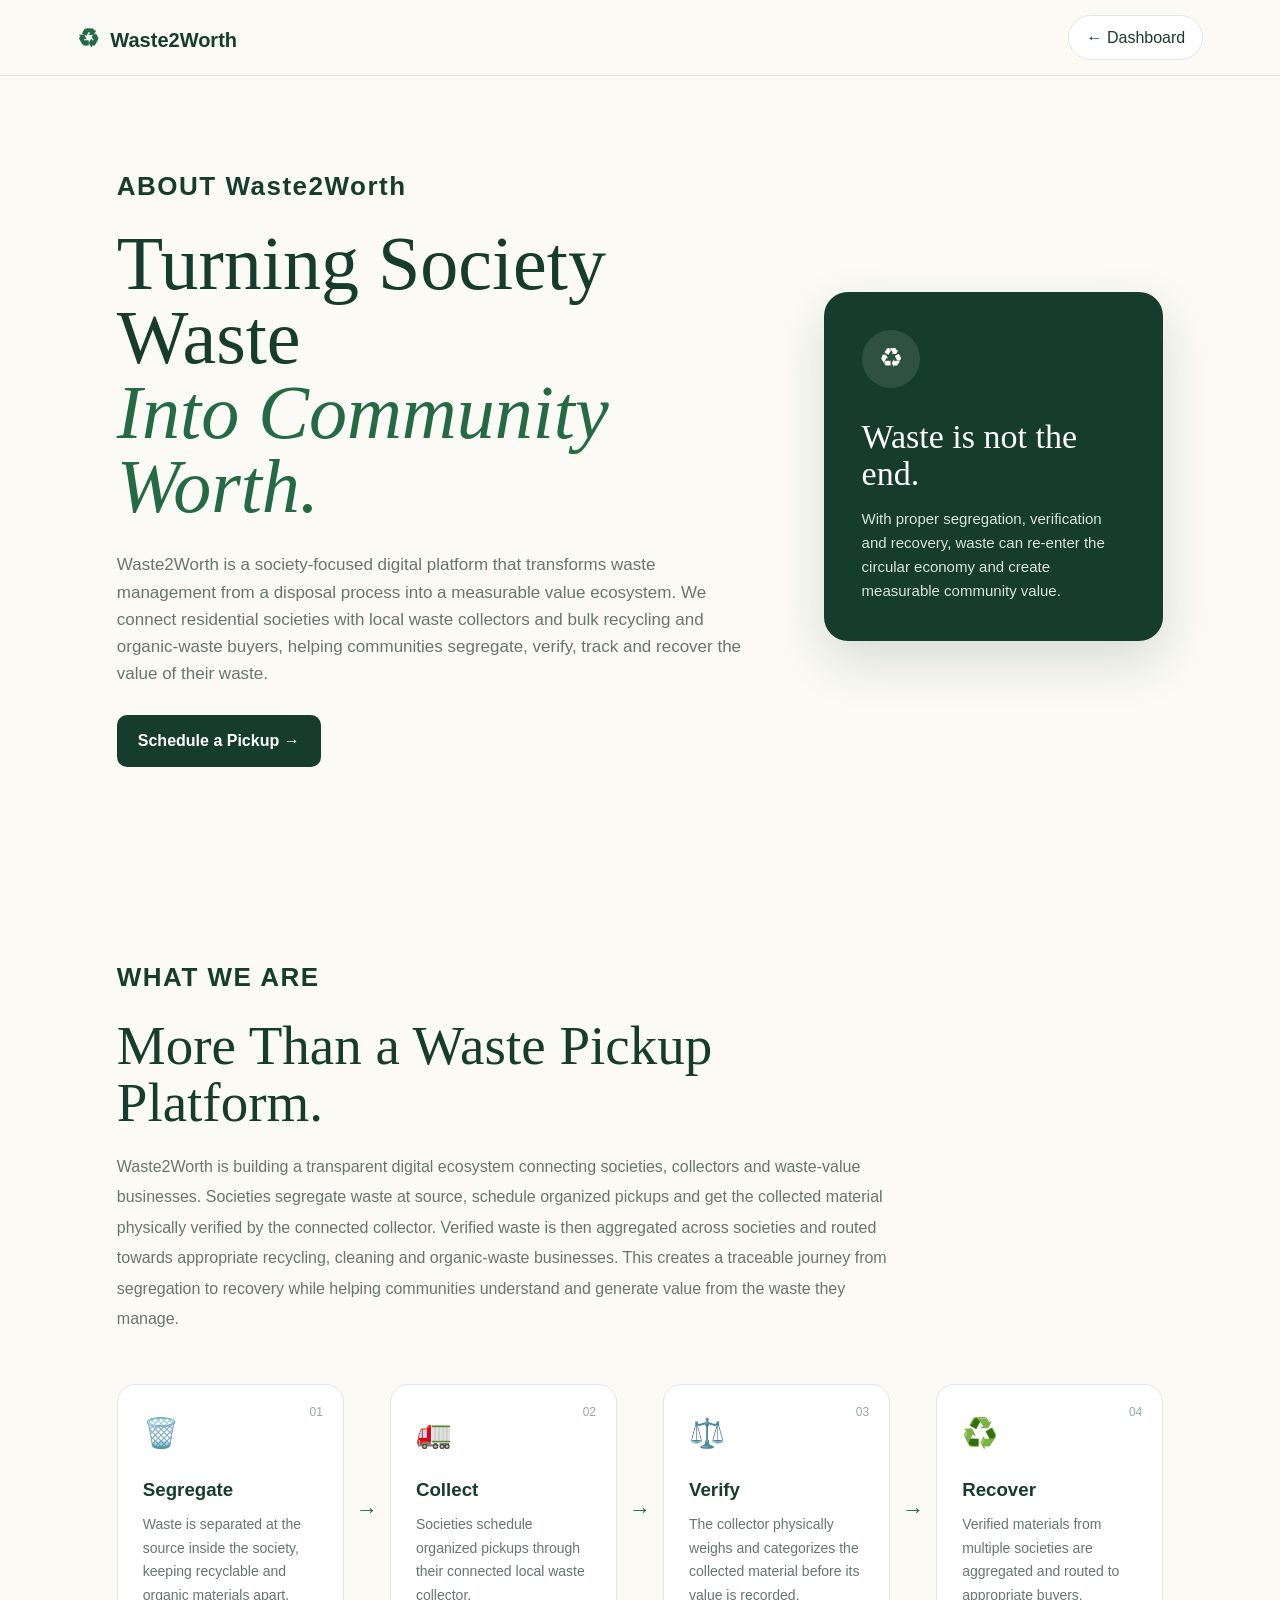
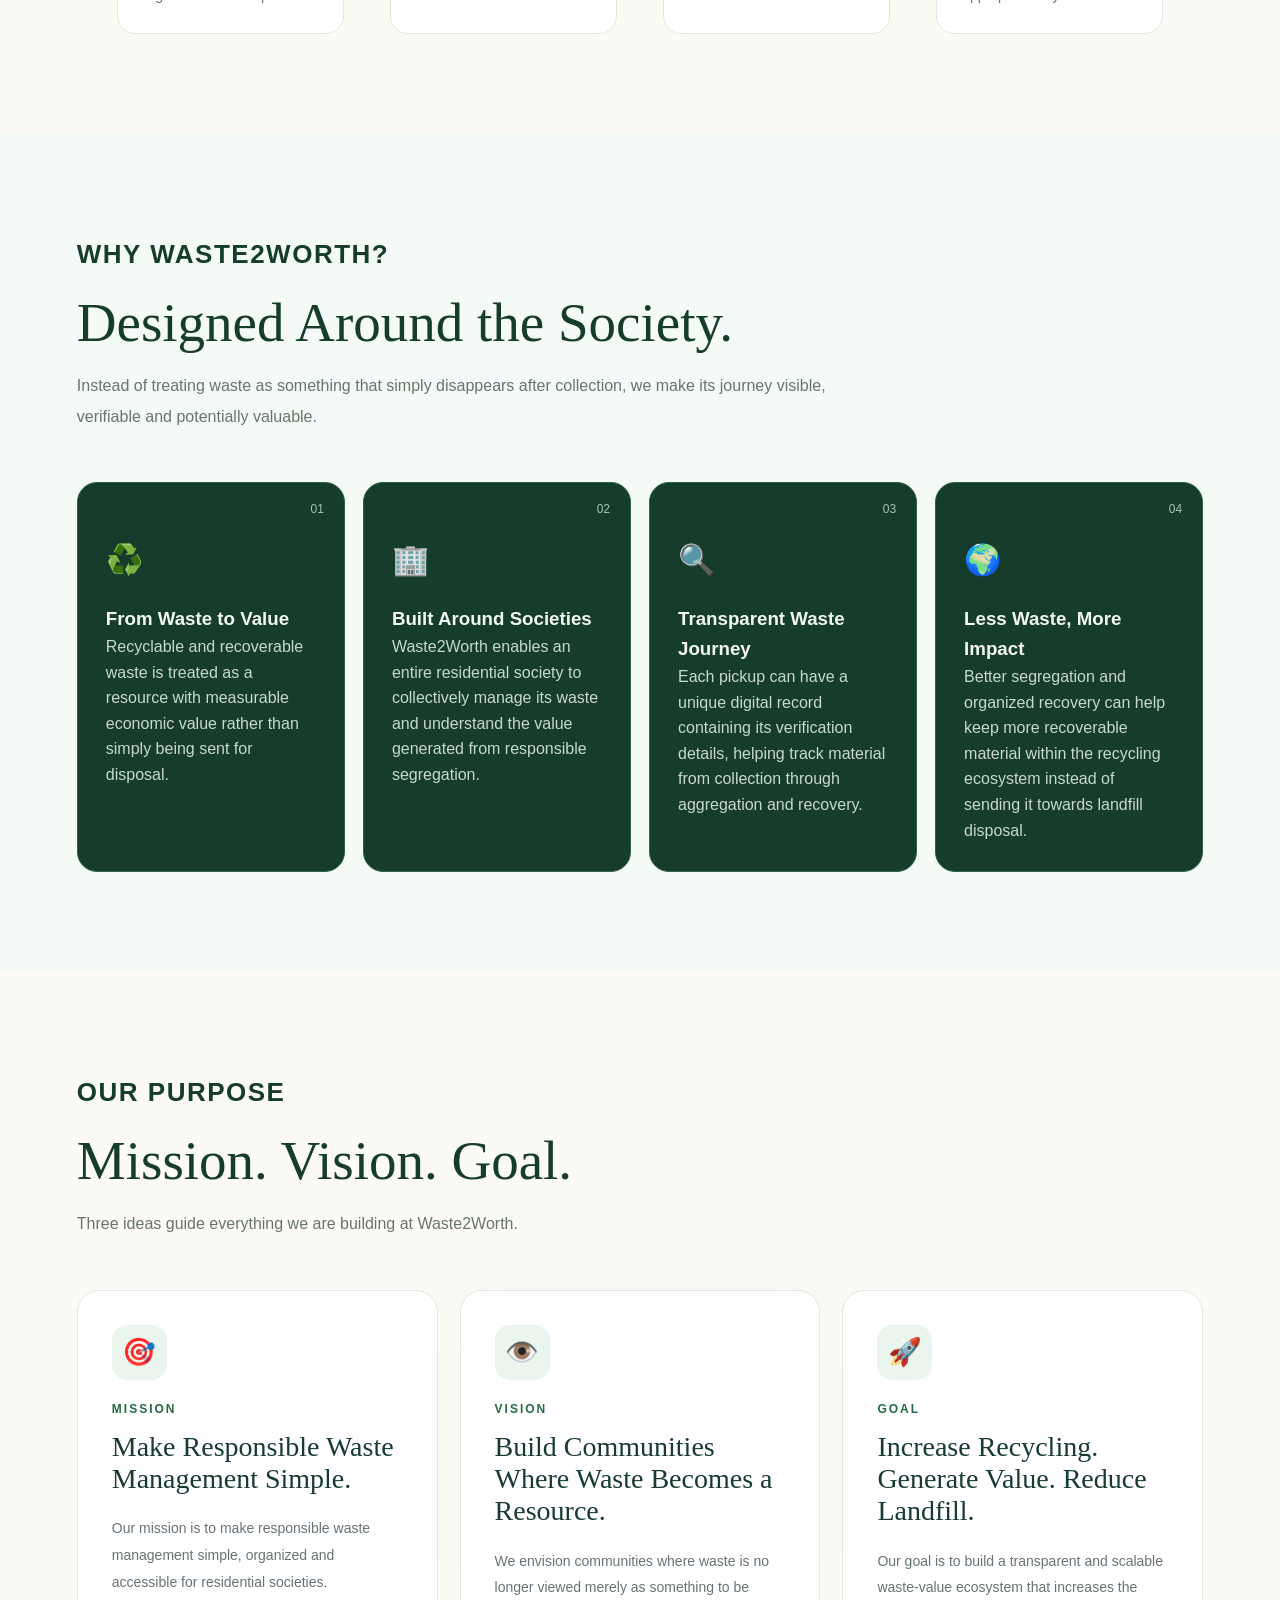
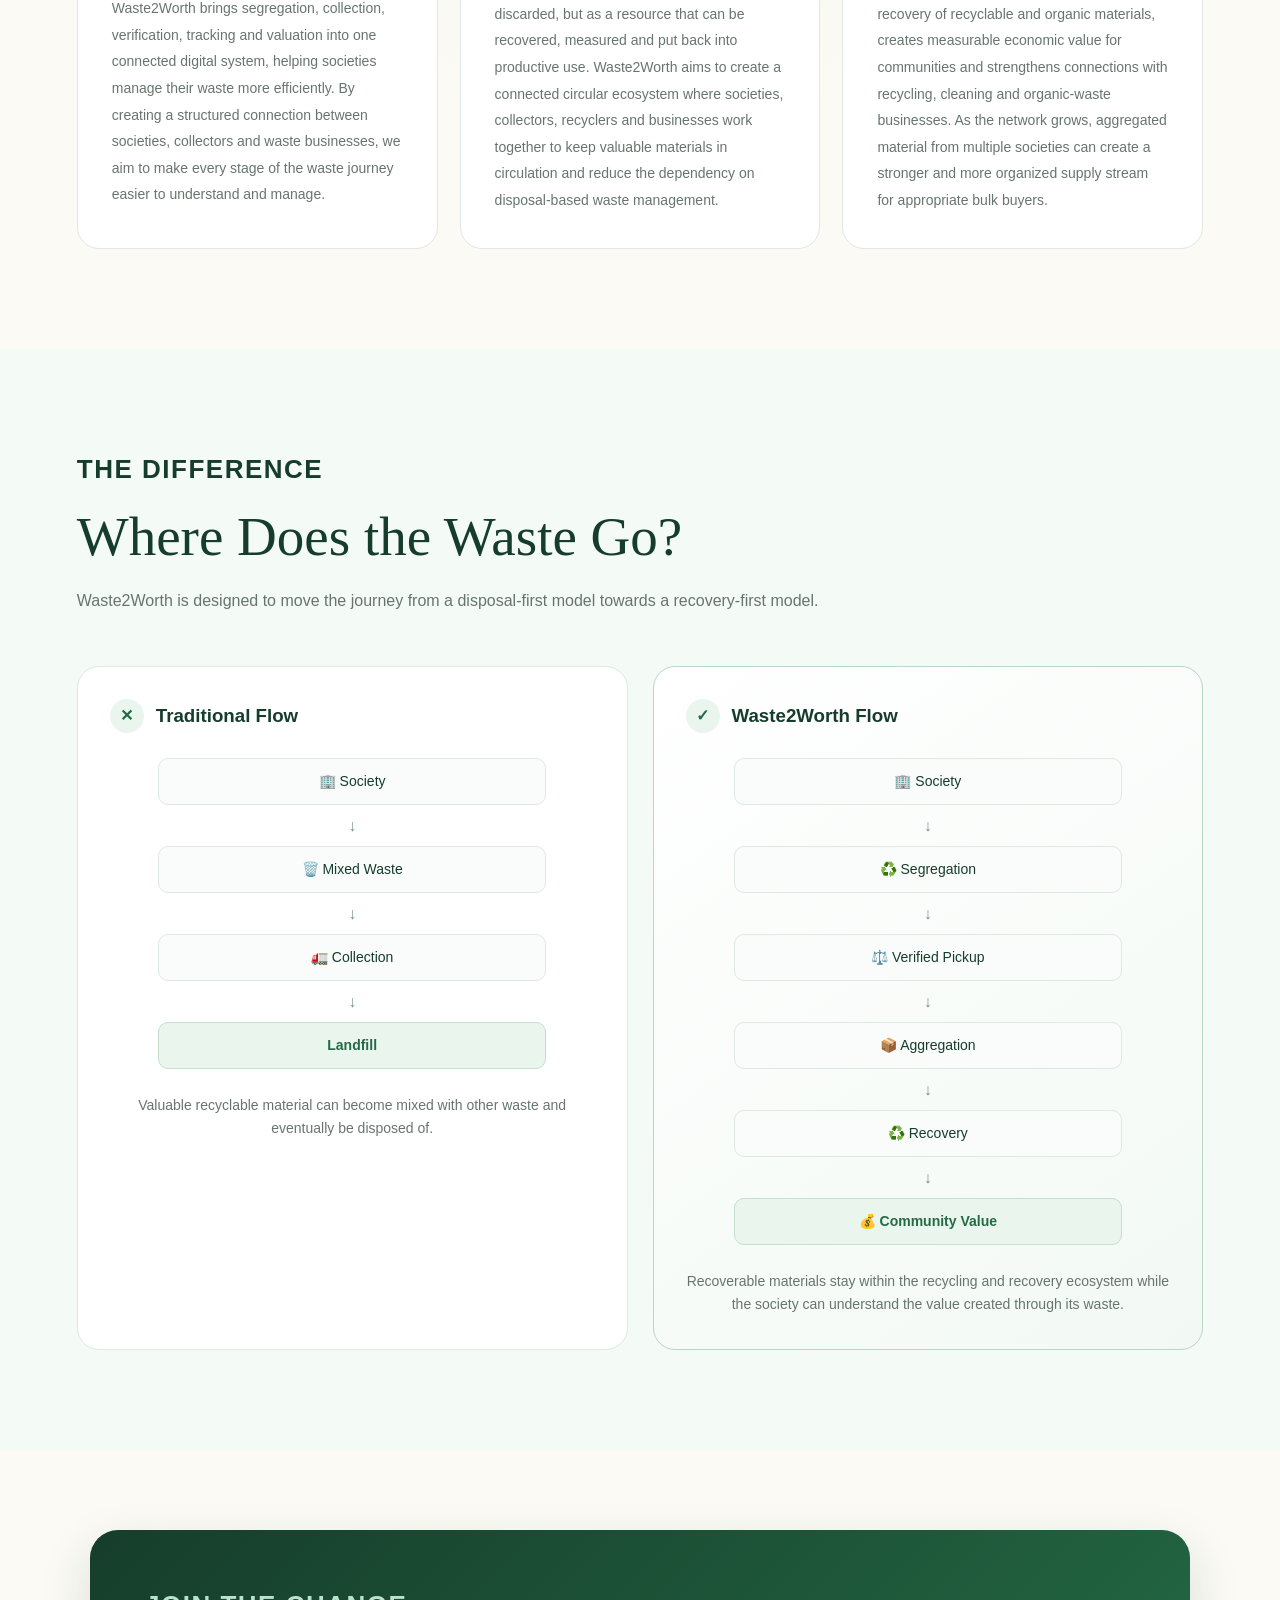
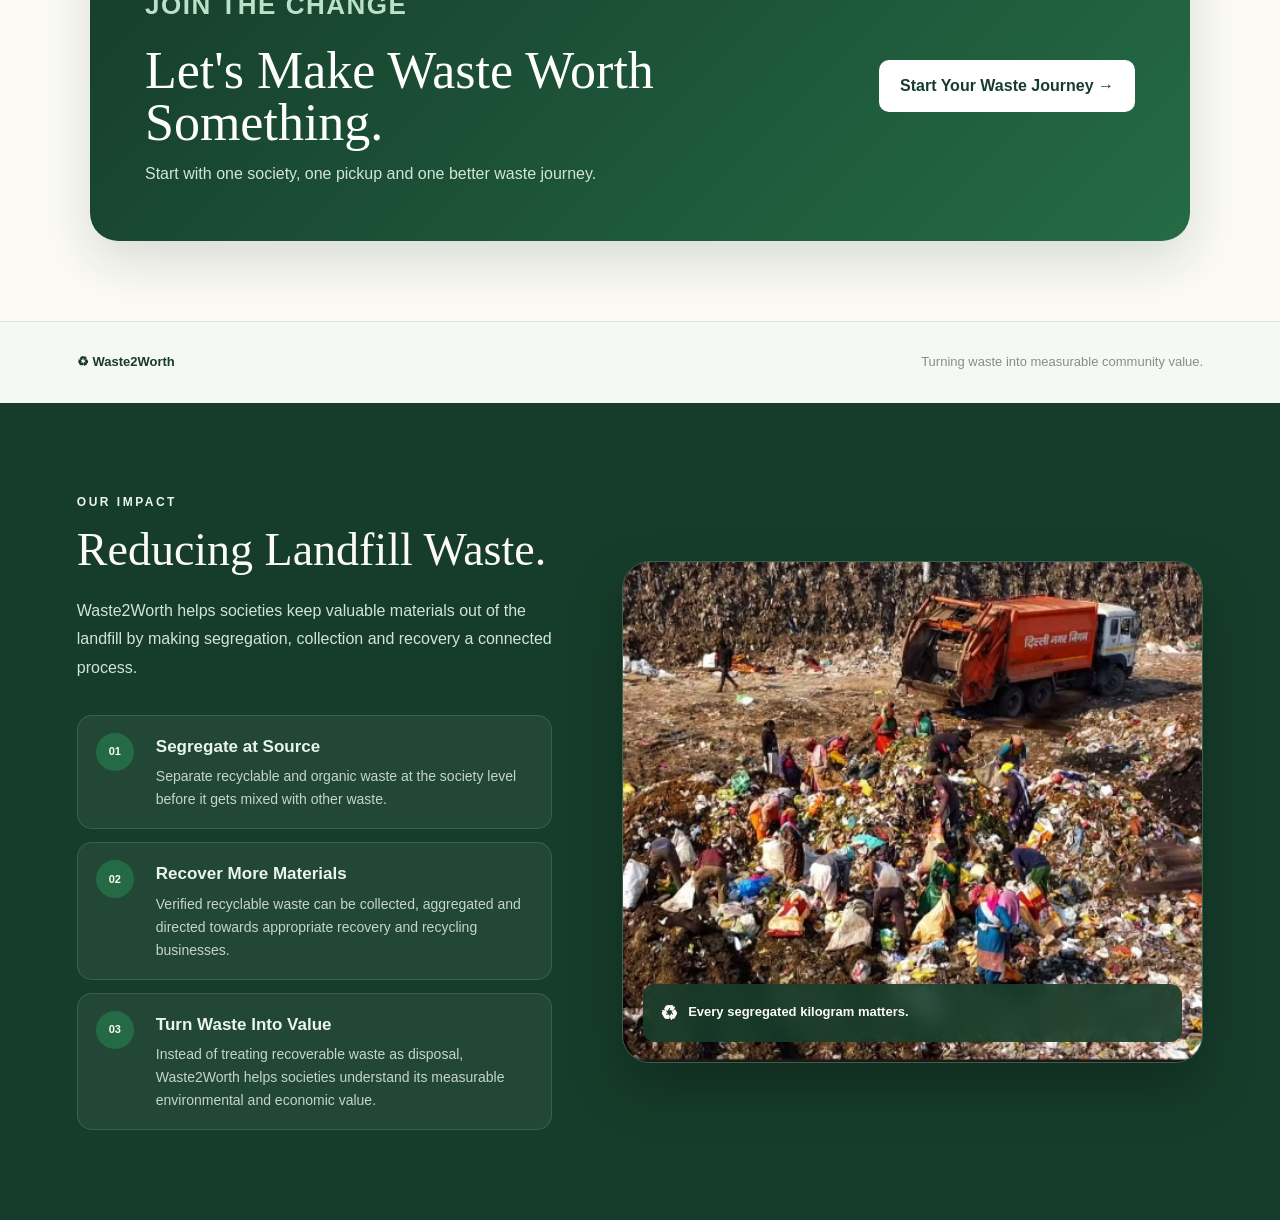
<file: aboutus.html>
<!DOCTYPE html>
<html lang="en">
<head>
    <meta charset="UTF-8">
    <meta name="viewport" content="width=device-width, initial-scale=1.0">

    <title>About Us | Waste2Worth</title>

    <!-- Google Font -->
    <link rel="preconnect" href="https://fonts.googleapis.com">
    <link rel="preconnect" href="https://fonts.gstatic.com" crossorigin>

    <link href="https://fonts.googleapis.com/css2?family=DM+Serif+Display:ital@0;1&display=swap" rel="stylesheet">

    <link rel="stylesheet" href="aboutus.css">
</head>

<body>

<!-- ============================= -->
<!-- NAVBAR -->
<!-- ============================= -->

<header class="navbar">

    <div class="logo">
        <span>♻</span>
        Waste2Worth
    </div>

    <a href="/dasboard.html" class="back-btn">
        ← Dashboard
    </a>

</header>


<main>

<!-- ============================= -->
<!-- HERO -->
<!-- ============================= -->

<section class="about-hero">

    <div class="hero-content">

        <p class="small-title">
            ABOUT <span>Waste2Worth</span>
        </p>

        <h1>
            Turning Society Waste
            <span>Into Community Worth.</span>
        </h1>

        <p class="hero-text">
            Waste2Worth is a society-focused digital platform that transforms
            waste management from a disposal process into a measurable value
            ecosystem. We connect residential societies with local waste
            collectors and bulk recycling and organic-waste buyers, helping
            communities segregate, verify, track and recover the value of
            their waste.
        </p>

        <a href="index.html" class="primary-btn">
            Schedule a Pickup →
        </a>

    </div>


    <div class="hero-stat-card">

        <div class="stat-icon">
            ♻
        </div>

        <h3>
            Waste is not the end.
        </h3>

        <p>
            With proper segregation, verification and recovery,
            waste can re-enter the circular economy and create
            measurable community value.
        </p>

    </div>

</section>


<!-- ============================= -->
<!-- WHAT WE ARE -->
<!-- ============================= -->

<section class="what-section">

    <div class="section-heading">

        <p class="small-title">
            WHAT WE ARE
        </p>

        <h2>
            More Than a Waste
            Pickup Platform.
        </h2>

        <p class="section-description">
            Waste2Worth is building a transparent digital ecosystem
            connecting societies, collectors and waste-value businesses.
            Societies segregate waste at source, schedule organized
            pickups and get the collected material physically verified
            by the connected collector. Verified waste is then aggregated
            across societies and routed towards appropriate recycling,
            cleaning and organic-waste businesses. This creates a traceable
            journey from segregation to recovery while helping communities
            understand and generate value from the waste they manage.
        </p>

    </div>


    <!-- JOURNEY -->

    <div class="journey">

        <div class="journey-card">

            <span>01</span>

            <div class="journey-icon">
                🗑️
            </div>

            <h3>
                Segregate
            </h3>

            <p>
                Waste is separated at the source inside the society,
                keeping recyclable and organic materials apart.
            </p>

        </div>


        <div class="journey-arrow">
            →
        </div>


        <div class="journey-card">

            <span>02</span>

            <div class="journey-icon">
                🚛
            </div>

            <h3>
                Collect
            </h3>

            <p>
                Societies schedule organized pickups through their
                connected local waste collector.
            </p>

        </div>


        <div class="journey-arrow">
            →
        </div>


        <div class="journey-card">

            <span>03</span>

            <div class="journey-icon">
                ⚖️
            </div>

            <h3>
                Verify
            </h3>

            <p>
                The collector physically weighs and categorizes the
                collected material before its value is recorded.
            </p>

        </div>


        <div class="journey-arrow">
            →
        </div>


        <div class="journey-card">

            <span>04</span>

            <div class="journey-icon">
                ♻️
            </div>

            <h3>
                Recover
            </h3>

            <p>
                Verified materials from multiple societies are
                aggregated and routed to appropriate buyers.
            </p>

        </div>

    </div>

</section>


<!-- ============================= -->
<!-- WHY WASTE2WORTH -->
<!-- ============================= -->

<section class="different-section">

    <div class="section-heading">

        <p class="small-title">
            WHY WASTE2WORTH?
        </p>

        <h2>
            Designed Around the Society.
        </h2>

        <p class="section-description">
            Instead of treating waste as something that simply disappears
            after collection, we make its journey visible, verifiable
            and potentially valuable.
        </p>

    </div>


    <div class="difference-grid">


        <article class="difference-card">

            <div class="card-number">
                01
            </div>

            <div class="difference-icon">
                ♻️
            </div>

            <h3>
                From Waste to Value
            </h3>

            <p>
                Recyclable and recoverable waste is treated as a resource
                with measurable economic value rather than simply being
                sent for disposal.
            </p>

        </article>


        <article class="difference-card">

            <div class="card-number">
                02
            </div>

            <div class="difference-icon">
                🏢
            </div>

            <h3>
                Built Around Societies
            </h3>

            <p>
                Waste2Worth enables an entire residential society to
                collectively manage its waste and understand the value
                generated from responsible segregation.
            </p>

        </article>


        <article class="difference-card">

            <div class="card-number">
                03
            </div>

            <div class="difference-icon">
                🔍
            </div>

            <h3>
                Transparent Waste Journey
            </h3>

            <p>
                Each pickup can have a unique digital record containing
                its verification details, helping track material from
                collection through aggregation and recovery.
            </p>

        </article>


        <article class="difference-card">

            <div class="card-number">
                04
            </div>

            <div class="difference-icon">
                🌍
            </div>

            <h3>
                Less Waste, More Impact
            </h3>

            <p>
                Better segregation and organized recovery can help keep
                more recoverable material within the recycling ecosystem
                instead of sending it towards landfill disposal.
            </p>

        </article>

    </div>

</section>


<!-- ============================= -->
<!-- MISSION VISION GOAL -->
<!-- ============================= -->

<section class="purpose-section">

    <div class="section-heading">

        <p class="small-title">
            OUR PURPOSE
        </p>

        <h2>
            Mission. Vision. Goal.
        </h2>

        <p class="section-description">
            Three ideas guide everything we are building at Waste2Worth.
        </p>

    </div>


    <div class="purpose-grid">


        <!-- MISSION -->

        <article class="purpose-card">

            <div class="purpose-icon">
                🎯
            </div>

            <p class="purpose-label">
                MISSION
            </p>

            <h3>
                Make Responsible Waste Management Simple.
            </h3>

            <p>
                Our mission is to make responsible waste management
                simple, organized and accessible for residential societies.
                Waste2Worth brings segregation, collection, verification,
                tracking and valuation into one connected digital system,
                helping societies manage their waste more efficiently.
                By creating a structured connection between societies,
                collectors and waste businesses, we aim to make every
                stage of the waste journey easier to understand and manage.
            </p>

        </article>


        <!-- VISION -->

        <article class="purpose-card featured">

            <div class="purpose-icon">
                👁️
            </div>

            <p class="purpose-label">
                VISION
            </p>

            <h3>
                Build Communities Where Waste Becomes a Resource.
            </h3>

            <p>
                We envision communities where waste is no longer viewed
                merely as something to be discarded, but as a resource
                that can be recovered, measured and put back into productive
                use. Waste2Worth aims to create a connected circular
                ecosystem where societies, collectors, recyclers and
                businesses work together to keep valuable materials in
                circulation and reduce the dependency on disposal-based
                waste management.
            </p>

        </article>


        <!-- GOAL -->

        <article class="purpose-card">

            <div class="purpose-icon">
                🚀
            </div>

            <p class="purpose-label">
                GOAL
            </p>

            <h3>
                Increase Recycling. Generate Value. Reduce Landfill.
            </h3>

            <p>
                Our goal is to build a transparent and scalable waste-value
                ecosystem that increases the recovery of recyclable and
                organic materials, creates measurable economic value for
                communities and strengthens connections with recycling,
                cleaning and organic-waste businesses. As the network grows,
                aggregated material from multiple societies can create a
                stronger and more organized supply stream for appropriate
                bulk buyers.
            </p>

        </article>

    </div>

</section>


<!-- ============================= -->
<!-- COMPARISON -->
<!-- ============================= -->

<section class="impact-section">

    <div class="section-heading">

        <p class="small-title">
            THE DIFFERENCE
        </p>

        <h2>
            Where Does the Waste Go?
        </h2>

        <p class="section-description">
            Waste2Worth is designed to move the journey from a
            disposal-first model towards a recovery-first model.
        </p>

    </div>


    <div class="comparison">


        <!-- TRADITIONAL -->

        <div class="comparison-card traditional">

            <div class="comparison-title">

                <span>✕</span>

                <h3>
                    Traditional Flow
                </h3>

            </div>


            <div class="flow">

                <div>
                    🏢 Society
                </div>

                <span>↓</span>

                <div>
                    🗑️ Mixed Waste
                </div>

                <span>↓</span>

                <div>
                    🚛 Collection
                </div>

                <span>↓</span>

                <div class="end-point">
                    Landfill
                </div>

            </div>


            <p>
                Valuable recyclable material can become mixed with
                other waste and eventually be disposed of.
            </p>

        </div>


        <!-- WASTE2WORTH -->

        <div class="comparison-card waste2worth-flow">

            <div class="comparison-title">

                <span>✓</span>

                <h3>
                    Waste2Worth Flow
                </h3>

            </div>


            <div class="flow">

                <div>
                    🏢 Society
                </div>

                <span>↓</span>

                <div>
                    ♻️ Segregation
                </div>

                <span>↓</span>

                <div>
                    ⚖️ Verified Pickup
                </div>

                <span>↓</span>

                <div>
                    📦 Aggregation
                </div>

                <span>↓</span>

                <div>
                    ♻️ Recovery
                </div>

                <span>↓</span>

                <div class="end-point">
                    💰 Community Value
                </div>

            </div>


            <p>
                Recoverable materials stay within the recycling and
                recovery ecosystem while the society can understand
                the value created through its waste.
            </p>

        </div>

    </div>

</section>


<!-- ============================= -->
<!-- CTA -->
<!-- ============================= -->

<section class="cta-section">

    <div>

        <p class="small-title">
            JOIN THE CHANGE
        </p>

        <h2>
            Let's Make Waste
            Worth Something.
        </h2>

        <p>
            Start with one society, one pickup and one better waste journey.
        </p>

    </div>


    <a href="pickup.html" class="primary-btn">
        Start Your Waste Journey →
    </a>

</section>

</main>


<!-- ============================= -->
<!-- FOOTER -->
<!-- ============================= -->

<footer class="footer">

    <p>
        ♻ Waste2Worth
    </p>

    <span>
        Turning waste into measurable community value.
    </span>

</footer>
<!-- =========================================
     REDUCING LANDFILL WASTE
========================================= -->

<section class="landfill-section">

    <!-- LEFT CONTENT -->
    <div class="landfill-content">

        <p class="landfill-label">OUR IMPACT</p>

        <h1>
            Reducing <span>Landfill Waste.</span>
        </h1>

        <p class="landfill-intro">
            Waste2Worth helps societies keep valuable materials out of
            the landfill by making segregation, collection and recovery
            a connected process.
        </p>


        <div class="landfill-points">

            <div class="point">

                <div class="point-number">01</div>

                <div>
                    <h3>Segregate at Source</h3>

                    <p>
                        Separate recyclable and organic waste at the
                        society level before it gets mixed with other waste.
                    </p>
                </div>

            </div>


            <div class="point">

                <div class="point-number">02</div>

                <div>
                    <h3>Recover More Materials</h3>

                    <p>
                        Verified recyclable waste can be collected,
                        aggregated and directed towards appropriate
                        recovery and recycling businesses.
                    </p>
                </div>

            </div>


            <div class="point">

                <div class="point-number">03</div>

                <div>
                    <h3>Turn Waste Into Value</h3>

                    <p>
                        Instead of treating recoverable waste as disposal,
                        Waste2Worth helps societies understand its
                        measurable environmental and economic value.
                    </p>
                </div>

            </div>

        </div>

    </div>


    <!-- RIGHT IMAGE -->
    <div class="landfill-image">

        <div class="image-wrapper">

            <img src="\Screenshot_4-9-2026_25258_www.bing.com.jpeg"
                 alt="Landfill waste">

            <div class="image-caption">
                <span>♻</span>
                Every segregated kilogram matters.
            </div>

        </div>

    </div>

</section>
 

  



<script src="aboutus.js"></script>


</body>
</html>
</file>
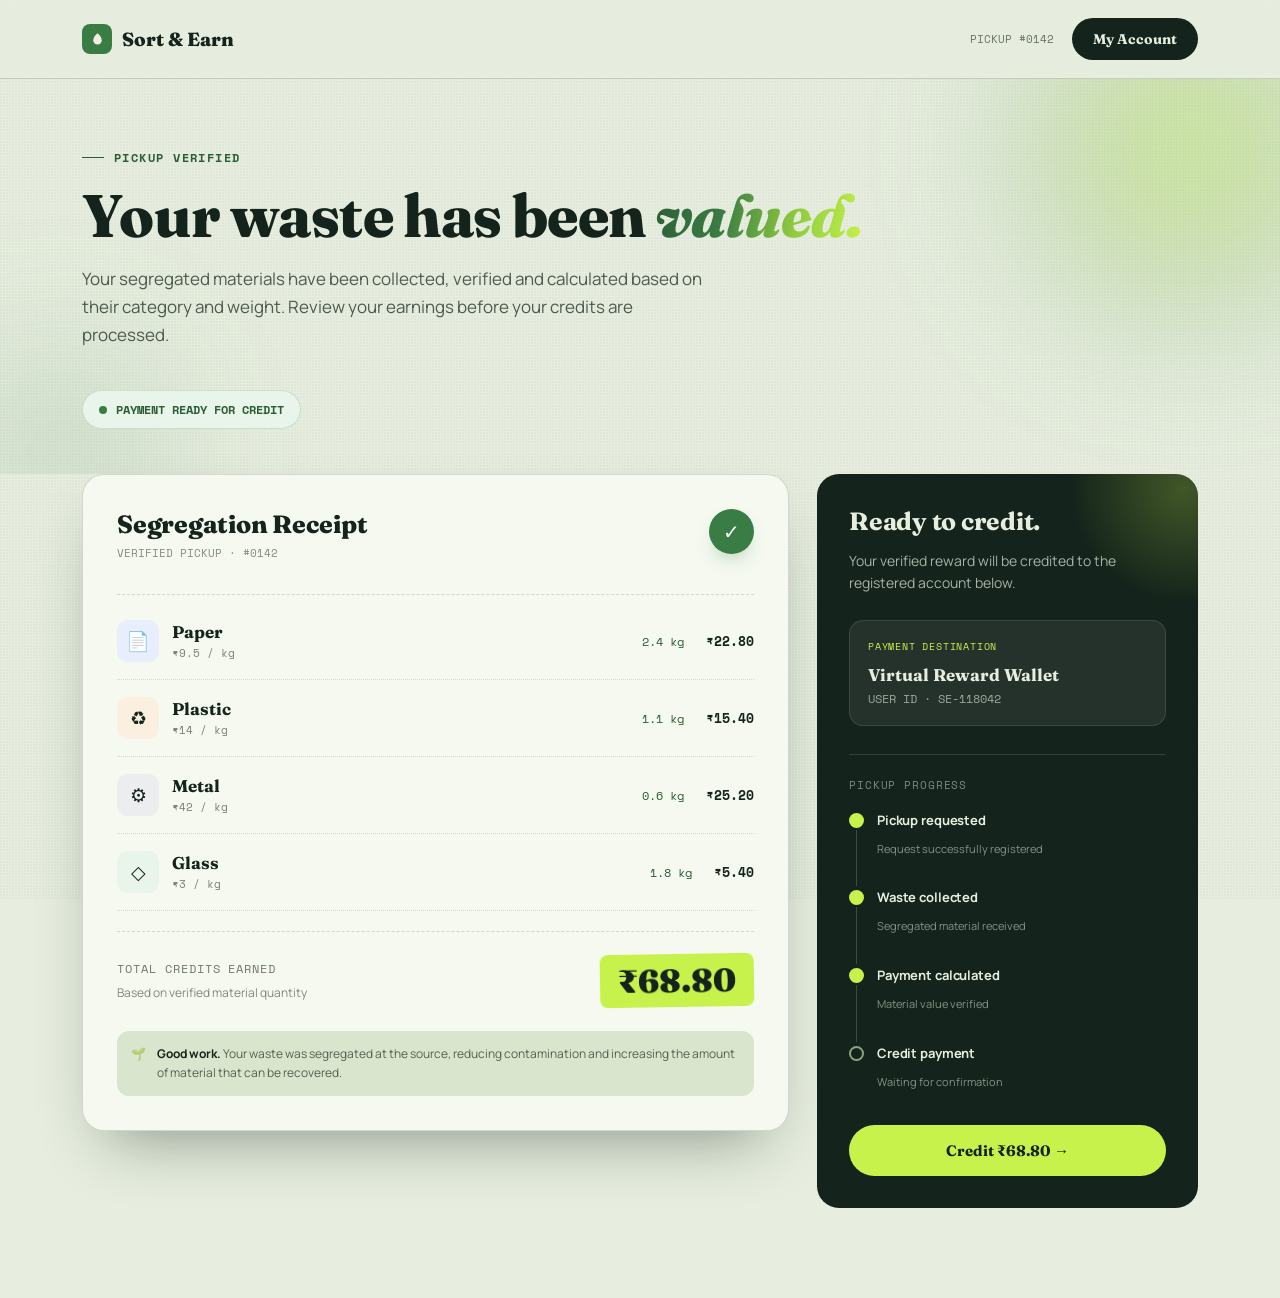
<file: PAYMENT.html>
<!DOCTYPE html>
<html lang="en">

<head>
    <meta charset="UTF-8">
    <meta name="viewport" content="width=device-width, initial-scale=1.0">

    <title>Payment Details — Sort & Earn</title>

    <!-- Google Fonts -->
    <link rel="preconnect" href="https://fonts.googleapis.com">

    <link href="https://fonts.googleapis.com/css2?family=Fraunces:ital,opsz,wght@0,9..144,500;0,9..144,600;0,9..144,700;0,9..144,800;0,9..144,900;1,9..144,500;1,9..144,600&family=Manrope:wght@400;500;600;700;800&family=Space+Mono:wght@400;700&display=swap"
        rel="stylesheet">

    <style>

        /* =========================================
           ROOT COLORS
        ========================================== */

        :root {
            --ink: #14231B;
            --kraft: #E7EEDF;
            --kraft-dim: #D9E5CC;
            --leaf: #3A7D44;
            --leaf-deep: #2C5E35;
            --sage: #8AA679;
            --compost: #6B4F3B;
            --credit: #C7F24C;
            --line: rgba(20, 35, 27, 0.16);

            --paper-shadow:
                0 30px 60px -25px rgba(20, 35, 27, 0.45);
        }


        /* =========================================
           GLOBAL
        ========================================== */

        * {
            box-sizing: border-box;
        }

        html {
            scroll-behavior: smooth;
        }

        body {
            margin: 0;
            background: var(--kraft);
            color: var(--ink);
            font-family: 'Manrope', sans-serif;
            -webkit-font-smoothing: antialiased;
            overflow-x: hidden;
        }

        h1,
        h2,
        h3,
        .display {
            font-family: 'Fraunces', serif;
            letter-spacing: -0.01em;
            margin: 0;
        }

        a {
            color: inherit;
            text-decoration: none;
        }


        /* =========================================
           PAPER GRAIN TEXTURE
        ========================================== */

        body::before {
            content: "";
            position: fixed;
            inset: 0;
            pointer-events: none;
            opacity: 0.5;
            z-index: 0;

            background-image:
                radial-gradient(
                    circle at 1px 1px,
                    rgba(20, 35, 27, 0.06) 1px,
                    transparent 0
                );

            background-size: 3px 3px;
        }


        /* =========================================
           MAIN WRAPPER
        ========================================== */

        .wrap {
            max-width: 1180px;
            margin: 0 auto;
            padding: 0 32px;
        }


        /* =========================================
           NAVIGATION
        ========================================== */

        header {
            position: sticky;
            top: 0;
            z-index: 100;

            background: rgba(231, 238, 223, 0.86);
            backdrop-filter: blur(10px);

            border-bottom: 1px solid var(--line);
        }

        .nav {
            max-width: 1180px;
            margin: 0 auto;
            padding: 18px 32px;

            display: flex;
            align-items: center;
            justify-content: space-between;
        }

        .logo {
            display: flex;
            align-items: center;
            gap: 10px;

            font-family: 'Fraunces', serif;
            font-weight: 800;
            font-size: 19px;
        }

        .logo .mark {
            width: 30px;
            height: 30px;

            display: grid;
            place-items: center;

            background: var(--leaf);
            border-radius: 8px;
        }

        .logo .mark svg {
            width: 17px;
            height: 17px;
        }

        .nav-right {
            display: flex;
            align-items: center;
            gap: 18px;
        }

        .pickup-id {
            font-family: 'Space Mono', monospace;
            font-size: 11px;
            color: rgba(20, 35, 27, 0.6);
        }


        /* =========================================
           BUTTONS
        ========================================== */

        .btn {
            font-family: 'Fraunces', serif;
            font-weight: 700;
            font-size: 14px;

            padding: 11px 20px;
            border-radius: 999px;

            display: inline-flex;
            align-items: center;
            justify-content: center;
            gap: 8px;

            cursor: pointer;
            border: 1px solid transparent;

            transition:
                transform .22s cubic-bezier(.34, 1.56, .64, 1),
                background .18s ease,
                box-shadow .22s ease,
                color .18s ease;
        }

        .btn-primary {
            background: var(--ink);
            color: var(--kraft);
        }

        .btn-primary:hover {
            background: var(--leaf-deep);
            transform: translateY(-3px) scale(1.03);

            box-shadow:
                0 14px 28px -12px rgba(44, 94, 53, 0.55);
        }

        .btn-primary:active {
            transform: translateY(-1px) scale(0.98);
        }

        .btn-credit {
            width: 100%;

            background: var(--credit);
            color: var(--ink);

            padding: 15px 24px;
            font-size: 15px;

            margin-top: 24px;
        }

        .btn-credit:hover {
            background: #DBFF8A;
            transform: translateY(-3px) scale(1.02);

            box-shadow:
                0 18px 30px -15px rgba(58, 125, 68, 0.45);
        }


        /* =========================================
           HERO
        ========================================== */

        .payment-hero {
            position: relative;
            z-index: 1;

            padding: 70px 0 45px;
            overflow: hidden;
        }

        .hero-blob {
            position: absolute;
            border-radius: 50%;
            filter: blur(70px);
            pointer-events: none;
            z-index: -1;
        }

        .blob-one {
            width: 380px;
            height: 380px;

            top: -120px;
            right: -100px;

            background:
                radial-gradient(
                    circle,
                    rgba(199, 242, 76, 0.55),
                    rgba(58, 125, 68, 0.2) 60%,
                    transparent 75%
                );

            animation: float-one 12s ease-in-out infinite;
        }

        .blob-two {
            width: 280px;
            height: 280px;

            bottom: -120px;
            left: -80px;

            background:
                radial-gradient(
                    circle,
                    rgba(58, 125, 68, 0.25),
                    transparent 70%
                );

            animation: float-two 15s ease-in-out infinite;
        }

        @keyframes float-one {

            0%,
            100% {
                transform: translate(0, 0) scale(1);
            }

            50% {
                transform: translate(-25px, 25px) scale(1.08);
            }
        }

        @keyframes float-two {

            0%,
            100% {
                transform: translate(0, 0);
            }

            50% {
                transform: translate(20px, -20px);
            }
        }


        .eyebrow {
            font-family: 'Space Mono', monospace;
            text-transform: uppercase;

            font-size: 12px;
            letter-spacing: 0.12em;
            font-weight: 600;

            color: var(--leaf-deep);

            display: flex;
            align-items: center;
            gap: 10px;

            margin-bottom: 18px;
        }

        .eyebrow::before {
            content: "";
            width: 22px;
            height: 1px;

            background: var(--leaf-deep);
        }

        .payment-hero h1 {
            font-size: clamp(38px, 5vw, 60px);
            line-height: 1.05;
            font-weight: 800;
        }

        .payment-hero h1 em {
            font-style: italic;

            background:
                linear-gradient(
                    100deg,
                    var(--leaf-deep),
                    var(--leaf),
                    #8FCB3E,
                    var(--credit)
                );

            -webkit-background-clip: text;
            background-clip: text;
            color: transparent;
        }

        .payment-hero p {
            max-width: 620px;

            font-size: 17px;
            line-height: 1.65;

            color: rgba(20, 35, 27, 0.72);

            margin-top: 18px;
        }


        /* =========================================
           STATUS BADGE
        ========================================== */

        .status-badge {
            display: inline-flex;
            align-items: center;
            gap: 9px;

            margin-top: 24px;

            padding: 10px 16px;

            background: #E9F4EA;
            border: 1px solid rgba(58, 125, 68, 0.18);

            border-radius: 999px;

            font-family: 'Space Mono', monospace;
            font-size: 12px;
            font-weight: 700;

            color: var(--leaf-deep);
        }

        .status-dot {
            width: 8px;
            height: 8px;

            border-radius: 50%;
            background: var(--leaf);

            animation: pulse 2s infinite;
        }

        @keyframes pulse {

            0% {
                box-shadow: 0 0 0 0 rgba(58, 125, 68, 0.45);
            }

            70% {
                box-shadow: 0 0 0 8px rgba(58, 125, 68, 0);
            }

            100% {
                box-shadow: 0 0 0 0 rgba(58, 125, 68, 0);
            }
        }


        /* =========================================
           PAYMENT GRID
        ========================================== */

        .payment-section {
            position: relative;
            z-index: 1;

            padding-bottom: 90px;
        }

        .payment-grid {
            display: grid;
            grid-template-columns: 1.3fr 0.7fr;
            gap: 28px;

            align-items: start;
        }


        /* =========================================
           PAYMENT RECEIPT CARD
        ========================================== */

        .payment-card {
            background: #F5F9F0;

            border: 1px solid var(--line);
            border-radius: 22px;

            padding: 34px;

            box-shadow: var(--paper-shadow);

            transition:
                transform 0.35s ease-out,
                box-shadow 0.35s ease-out;

            will-change: transform;
        }

        .payment-card:hover {
            box-shadow:
                0 38px 70px -25px rgba(20, 35, 27, 0.5);
        }

        .card-header {
            display: flex;
            justify-content: space-between;
            align-items: flex-start;

            padding-bottom: 22px;
            margin-bottom: 8px;

            border-bottom: 1px dashed var(--line);
        }

        .card-header h2 {
            font-size: 25px;
            font-weight: 800;
        }

        .card-header p {
            font-family: 'Space Mono', monospace;
            font-size: 11px;

            margin-top: 6px;

            color: rgba(20, 35, 27, 0.5);
        }

        .verified-mark {
            width: 45px;
            height: 45px;

            border-radius: 50%;

            display: grid;
            place-items: center;

            background: var(--leaf);
            color: white;

            font-size: 20px;

            box-shadow:
                0 10px 20px -10px rgba(58, 125, 68, 0.55);
        }


        /* =========================================
           MATERIAL ROWS
        ========================================== */

        .material-row {
            display: grid;
            grid-template-columns: 1fr auto auto;

            align-items: center;
            gap: 22px;

            padding: 17px 0;

            border-bottom: 1px dotted var(--line);
        }

        .material-info {
            display: flex;
            align-items: center;
            gap: 13px;
        }

        .material-icon {
            width: 42px;
            height: 42px;

            border-radius: 11px;

            display: grid;
            place-items: center;

            font-size: 19px;
        }

        .paper {
            background: #E8EEFB;
        }

        .plastic {
            background: #FBF0E0;
        }

        .metal {
            background: #ECEDEF;
        }

        .glass {
            background: #E9F4EA;
        }

        .material-name {
            font-family: 'Fraunces', serif;
            font-size: 17px;
            font-weight: 700;
        }

        .material-rate {
            font-family: 'Space Mono', monospace;
            font-size: 11px;

            color: rgba(20, 35, 27, 0.55);

            margin-top: 3px;
        }

        .material-weight {
            font-family: 'Space Mono', monospace;
            font-size: 12px;

            color: var(--leaf-deep);
        }

        .material-amount {
            font-family: 'Space Mono', monospace;
            font-size: 13px;
            font-weight: 700;

            color: var(--ink);
        }


        /* =========================================
           TOTAL SECTION
        ========================================== */

        .payment-total {
            margin-top: 20px;
            padding-top: 22px;

            border-top: 1px dashed var(--line);

            display: flex;
            justify-content: space-between;
            align-items: center;
        }

        .total-label {
            font-family: 'Space Mono', monospace;
            font-size: 12px;

            text-transform: uppercase;
            letter-spacing: 0.08em;

            color: rgba(20, 35, 27, 0.6);
        }

        .total-subtext {
            margin-top: 7px;

            font-size: 12px;
            color: rgba(20, 35, 27, 0.52);
        }

        .total-amount {
            font-family: 'Fraunces', serif;
            font-size: 32px;
            font-weight: 900;

            background: var(--credit);

            padding: 7px 18px;
            border-radius: 8px;

            transform: rotate(-1deg);
        }


        /* =========================================
           PAYMENT INFO SIDE CARD
        ========================================== */

        .side-card {
            background: var(--ink);
            color: var(--kraft);

            border-radius: 22px;
            padding: 32px;

            position: sticky;
            top: 95px;

            overflow: hidden;

            transition:
                transform 0.35s ease-out,
                box-shadow 0.35s ease-out;

            will-change: transform;
        }

        .side-card:hover {
            box-shadow:
                0 35px 65px -25px rgba(20, 35, 27, 0.7);
        }

        .side-card::before {
            content: "";

            position: absolute;

            width: 230px;
            height: 230px;

            border-radius: 50%;

            top: -100px;
            right: -100px;

            background:
                radial-gradient(
                    circle,
                    rgba(199, 242, 76, 0.25),
                    transparent 70%
                );
        }

        .side-card-content {
            position: relative;
            z-index: 1;
        }

        .side-card h2 {
            font-size: 25px;
            margin-bottom: 10px;
        }

        .side-card p {
            color: rgba(231, 238, 223, 0.7);
            font-size: 14px;
            line-height: 1.6;
        }


        /* =========================================
           BANK ACCOUNT
        ========================================== */

        .bank-box {
            margin-top: 25px;

            padding: 18px;

            border-radius: 14px;

            background: rgba(255, 255, 255, 0.07);
            border: 1px solid rgba(231, 238, 223, 0.12);
        }

        .bank-label {
            font-family: 'Space Mono', monospace;

            text-transform: uppercase;
            letter-spacing: 0.08em;

            font-size: 10px;

            color: var(--credit);
        }

        .bank-name {
            font-family: 'Fraunces', serif;

            font-size: 17px;
            font-weight: 700;

            margin-top: 10px;
        }

        .bank-number {
            font-family: 'Space Mono', monospace;

            font-size: 12px;

            color: rgba(231, 238, 223, 0.62);

            margin-top: 5px;
        }


        /* =========================================
           PAYMENT TIMELINE
        ========================================== */

        .timeline {
            margin-top: 28px;

            border-top:
                1px solid rgba(231, 238, 223, 0.14);

            padding-top: 22px;
        }

        .timeline-title {
            font-family: 'Space Mono', monospace;

            font-size: 11px;

            text-transform: uppercase;
            letter-spacing: 0.08em;

            color: rgba(231, 238, 223, 0.5);

            margin-bottom: 18px;
        }

        .timeline-item {
            display: flex;
            gap: 13px;

            position: relative;

            padding-bottom: 20px;
        }

        .timeline-item:last-child {
            padding-bottom: 0;
        }

        .timeline-item:not(:last-child)::after {
            content: "";

            position: absolute;

            width: 1px;

            background:
                rgba(231, 238, 223, 0.2);

            top: 19px;
            bottom: 2px;

            left: 7px;
        }

        .timeline-dot {
            width: 15px;
            height: 15px;

            border-radius: 50%;

            background: var(--credit);

            flex-shrink: 0;

            margin-top: 2px;

            position: relative;
            z-index: 2;
        }

        .timeline-dot.pending {
            background: transparent;
            border: 2px solid var(--sage);
        }

        .timeline-text h3 {
            font-family: 'Manrope', sans-serif;

            font-size: 13px;
            font-weight: 700;

            margin-bottom: 4px;
        }

        .timeline-text p {
            font-size: 11px;

            color: rgba(231, 238, 223, 0.55);
        }


        /* =========================================
           PAYMENT NOTE
        ========================================== */

        .payment-note {
            margin-top: 24px;

            display: flex;
            gap: 11px;

            padding: 14px;

            background: var(--kraft-dim);

            border-radius: 12px;

            font-size: 12px;
            line-height: 1.55;

            color: rgba(20, 35, 27, 0.68);
        }

        .payment-note strong {
            color: var(--ink);
        }


        /* =========================================
           SUCCESS MODAL
        ========================================== */

        .modal-overlay {
            position: fixed;
            inset: 0;

            display: none;

            align-items: center;
            justify-content: center;

            padding: 20px;

            background: rgba(20, 35, 27, 0.55);
            backdrop-filter: blur(8px);

            z-index: 999;
        }

        .modal-overlay.show {
            display: flex;
        }

        .success-modal {
            width: 100%;
            max-width: 440px;

            background: #F5F9F0;

            padding: 42px 32px;

            border-radius: 24px;

            text-align: center;

            box-shadow:
                0 40px 90px rgba(0, 0, 0, 0.25);

            animation:
                modal-pop .4s cubic-bezier(.34, 1.56, .64, 1);
        }

        @keyframes modal-pop {

            from {
                opacity: 0;
                transform: scale(.8) translateY(30px);
            }

            to {
                opacity: 1;
                transform: scale(1) translateY(0);
            }
        }

        .success-icon {
            width: 75px;
            height: 75px;

            margin: 0 auto 22px;

            display: grid;
            place-items: center;

            border-radius: 50%;

            background: var(--leaf);
            color: white;

            font-size: 34px;

            box-shadow:
                0 18px 35px -15px rgba(58, 125, 68, .65);
        }

        .success-modal h2 {
            font-size: 30px;
            font-weight: 800;
        }

        .success-modal p {
            color: rgba(20, 35, 27, 0.65);

            line-height: 1.6;

            font-size: 14px;

            margin: 14px 0 25px;
        }


        /* =========================================
           SCROLL REVEAL
        ========================================== */

        .reveal {
            opacity: 0;
            transform: translateY(28px);

            transition:
                opacity .7s ease,
                transform .7s cubic-bezier(.2, .8, .2, 1);
        }

        .reveal.in {
            opacity: 1;
            transform: translateY(0);
        }


        /* =========================================
           RESPONSIVE
        ========================================== */

        @media(max-width: 900px) {

            .payment-grid {
                grid-template-columns: 1fr;
            }

            .side-card {
                position: relative;
                top: 0;
            }

        }


        @media(max-width: 640px) {

            .wrap {
                padding: 0 20px;
            }

            .nav {
                padding: 16px 20px;
            }

            .pickup-id {
                display: none;
            }

            .payment-hero {
                padding: 55px 0 35px;
            }

            .payment-card {
                padding: 24px 20px;
            }

            .side-card {
                padding: 26px 22px;
            }

            .material-row {
                grid-template-columns: 1fr auto;
                gap: 12px;
            }

            .material-weight {
                display: none;
            }

            .total-amount {
                font-size: 24px;
                padding: 6px 12px;
            }

            .payment-total {
                gap: 15px;
            }

        }

    </style>

</head>


<body>


    <!-- =========================================
         NAVIGATION
    ========================================== -->

    <header>

        <div class="nav">

            <a href="#" class="logo">

                <span class="mark">

                    <svg viewBox="0 0 24 24" fill="none">

                        <path
                            d="M12 3C8 6 6 10 6 13a6 6 0 0012 0c0-3-2-7-6-10z"
                            fill="#F3EDE0"
                        />

                    </svg>

                </span>

                Sort & Earn

            </a>


            <div class="nav-right">

                <div class="pickup-id">
                    PICKUP #0142
                </div>

                <a href="#" class="btn btn-primary">
                    My Account
                </a>

            </div>

        </div>

    </header>



    <!-- =========================================
         HERO
    ========================================== -->

    <section class="payment-hero">

        <div class="hero-blob blob-one"></div>
        <div class="hero-blob blob-two"></div>


        <div class="wrap">

            <div class="reveal">

                <div class="eyebrow">
                    Pickup verified
                </div>


                <h1>
                    Your waste has been <em>valued.</em>
                </h1>


                <p>
                    Your segregated materials have been collected,
                    verified and calculated based on their category
                    and weight. Review your earnings before your
                    credits are processed.
                </p>


                <div class="status-badge">

                    <span class="status-dot"></span>

                    PAYMENT READY FOR CREDIT

                </div>

            </div>

        </div>

    </section>



    <!-- =========================================
         PAYMENT SECTION
    ========================================== -->

    <section class="payment-section">

        <div class="wrap">

            <div class="payment-grid">


                <!-- =====================================
                     LEFT SIDE — PAYMENT BREAKDOWN
                ====================================== -->

                <div class="payment-card reveal">


                    <div class="card-header">

                        <div>

                            <h2>
                                Segregation Receipt
                            </h2>

                            <p>
                                VERIFIED PICKUP · #0142
                            </p>

                        </div>


                        <div class="verified-mark">
                            ✓
                        </div>

                    </div>



                    <!-- PAPER -->

                    <div class="material-row">

                        <div class="material-info">

                            <div class="material-icon paper">
                                📄
                            </div>

                            <div>

                                <div class="material-name">
                                    Paper
                                </div>

                                <div class="material-rate">
                                    ₹9.5 / kg
                                </div>

                            </div>

                        </div>


                        <div class="material-weight">
                            2.4 kg
                        </div>


                        <div class="material-amount">
                            ₹22.80
                        </div>

                    </div>



                    <!-- PLASTIC -->

                    <div class="material-row">

                        <div class="material-info">

                            <div class="material-icon plastic">
                                ♻
                            </div>

                            <div>

                                <div class="material-name">
                                    Plastic
                                </div>

                                <div class="material-rate">
                                    ₹14 / kg
                                </div>

                            </div>

                        </div>


                        <div class="material-weight">
                            1.1 kg
                        </div>


                        <div class="material-amount">
                            ₹15.40
                        </div>

                    </div>



                    <!-- METAL -->

                    <div class="material-row">

                        <div class="material-info">

                            <div class="material-icon metal">
                                ⚙
                            </div>

                            <div>

                                <div class="material-name">
                                    Metal
                                </div>

                                <div class="material-rate">
                                    ₹42 / kg
                                </div>

                            </div>

                        </div>


                        <div class="material-weight">
                            0.6 kg
                        </div>


                        <div class="material-amount">
                            ₹25.20
                        </div>

                    </div>



                    <!-- GLASS -->

                    <div class="material-row">

                        <div class="material-info">

                            <div class="material-icon glass">
                                ◇
                            </div>

                            <div>

                                <div class="material-name">
                                    Glass
                                </div>

                                <div class="material-rate">
                                    ₹3 / kg
                                </div>

                            </div>

                        </div>


                        <div class="material-weight">
                            1.8 kg
                        </div>


                        <div class="material-amount">
                            ₹5.40
                        </div>

                    </div>



                    <!-- TOTAL -->

                    <div class="payment-total">

                        <div>

                            <div class="total-label">
                                Total Credits Earned
                            </div>

                            <div class="total-subtext">
                                Based on verified material quantity
                            </div>

                        </div>


                        <div class="total-amount">
                            ₹68.80
                        </div>

                    </div>



                    <!-- NOTE -->

                    <div class="payment-note">

                        <span>🌱</span>

                        <div>

                            <strong>Good work.</strong>

                            Your waste was segregated at the source,
                            reducing contamination and increasing the
                            amount of material that can be recovered.

                        </div>

                    </div>

                </div>



                <!-- =====================================
                     RIGHT SIDE — PAYMENT DETAILS
                ====================================== -->

                <div class="side-card reveal">

                    <div class="side-card-content">


                        <h2>
                            Ready to credit.
                        </h2>


                        <p>
                            Your verified reward will be credited to
                            the registered account below.
                        </p>



                        <!-- WALLET -->

                        <div class="bank-box">

                            <div class="bank-label">
                                Payment destination
                            </div>


                            <div class="bank-name">
                                Virtual Reward Wallet
                            </div>


                            <div class="bank-number">
                                USER ID · SE-118042
                            </div>

                        </div>



                        <!-- TIMELINE -->

                        <div class="timeline">

                            <div class="timeline-title">
                                Pickup Progress
                            </div>



                            <div class="timeline-item">

                                <div class="timeline-dot"></div>


                                <div class="timeline-text">

                                    <h3>
                                        Pickup requested
                                    </h3>

                                    <p>
                                        Request successfully registered
                                    </p>

                                </div>

                            </div>



                            <div class="timeline-item">

                                <div class="timeline-dot"></div>


                                <div class="timeline-text">

                                    <h3>
                                        Waste collected
                                    </h3>

                                    <p>
                                        Segregated material received
                                    </p>

                                </div>

                            </div>



                            <div class="timeline-item">

                                <div class="timeline-dot"></div>


                                <div class="timeline-text">

                                    <h3>
                                        Payment calculated
                                    </h3>

                                    <p>
                                        Material value verified
                                    </p>

                                </div>

                            </div>



                            <div class="timeline-item">

                                <div class="timeline-dot pending"></div>


                                <div class="timeline-text">

                                    <h3>
                                        Credit payment
                                    </h3>

                                    <p>
                                        Waiting for confirmation
                                    </p>

                                </div>

                            </div>


                        </div>



                        <!-- CREDIT BUTTON -->

                        <button
                            class="btn btn-credit"
                            id="creditButton"
                        >

                            Credit ₹68.80 →

                        </button>


                    </div>

                </div>


            </div>

        </div>

    </section>



    <!-- =========================================
         SUCCESS MODAL
    ========================================== -->

    <div class="modal-overlay" id="successModal">

        <div class="success-modal">


            <div class="success-icon">
                ✓
            </div>


            <h2>
                Credits Added.
            </h2>


            <p>

                ₹68.80 has successfully been credited to your
                virtual Sort & Earn wallet.

            </p>


            <button
                class="btn btn-primary"
                id="closeModal"
            >

                Back to Dashboard

            </button>


        </div>

    </div>



    <!-- =========================================
         JAVASCRIPT
    ========================================== -->

    <script>

        /* =========================================
           SCROLL REVEAL ANIMATION
        ========================================== */

        const prefersReduced =
            window.matchMedia(
                '(prefers-reduced-motion: reduce)'
            ).matches;


        const revealElements =
            document.querySelectorAll('.reveal');


        if (prefersReduced) {

            revealElements.forEach(element => {
                element.classList.add('in');
            });

        }

        else {

            const observer =
                new IntersectionObserver(
                    (entries) => {

                        entries.forEach(entry => {

                            if (entry.isIntersecting) {

                                entry.target
                                    .classList
                                    .add('in');

                                observer.unobserve(
                                    entry.target
                                );

                            }

                        });

                    },

                    {
                        threshold: 0.15,
                        rootMargin: '0px 0px -40px 0px'
                    }
                );


            revealElements.forEach(element => {
                observer.observe(element);
            });

        }



        /* =========================================
           CURSOR PROXIMITY EFFECT
        ========================================== */

        const interactiveCards = document.querySelectorAll(
            '.payment-card, .side-card'
        );


        document.addEventListener('mousemove', (event) => {

            interactiveCards.forEach(card => {

                const rect =
                    card.getBoundingClientRect();


                /* Center of the card */

                const cardCenterX =
                    rect.left + rect.width / 2;

                const cardCenterY =
                    rect.top + rect.height / 2;


                /* Distance from cursor */

                const distanceX =
                    event.clientX - cardCenterX;

                const distanceY =
                    event.clientY - cardCenterY;


                const distance =
                    Math.sqrt(
                        distanceX * distanceX +
                        distanceY * distanceY
                    );


                /* Activation distance */

                const activationDistance = 350;


                /* Maximum card movement */

                const maxMove = 12;


                if (
                    distance < activationDistance
                    && !prefersReduced
                ) {

                    /*
                       Strength becomes weaker as
                       cursor moves away
                    */

                    const strength =
                        1 -
                        (distance / activationDistance);


                    /*
                       Calculate movement
                    */

                    const moveX =
                        (distanceX / activationDistance) *
                        maxMove *
                        strength;


                    const moveY =
                        (distanceY / activationDistance) *
                        maxMove *
                        strength;


                    card.style.transform =
                        `translate(${moveX}px, ${moveY}px)`;

                }

                else {

                    card.style.transform =
                        'translate(0px, 0px)';

                }

            });

        });



        /* =========================================
           PAYMENT SUCCESS MODAL
        ========================================== */

        const creditButton =
            document.getElementById('creditButton');


        const successModal =
            document.getElementById('successModal');


        const closeModal =
            document.getElementById('closeModal');


        creditButton.addEventListener('click', () => {

            successModal.classList.add('show');

        });


        closeModal.addEventListener('click', () => {

            successModal.classList.remove('show');

        });


        /* Close modal when clicking outside */

        successModal.addEventListener(
            'click',
            (event) => {

                if (
                    event.target === successModal
                ) {

                    successModal.classList.remove(
                        'show'
                    );

                }

            }
        );

    </script>


</body>

</html>
</file>
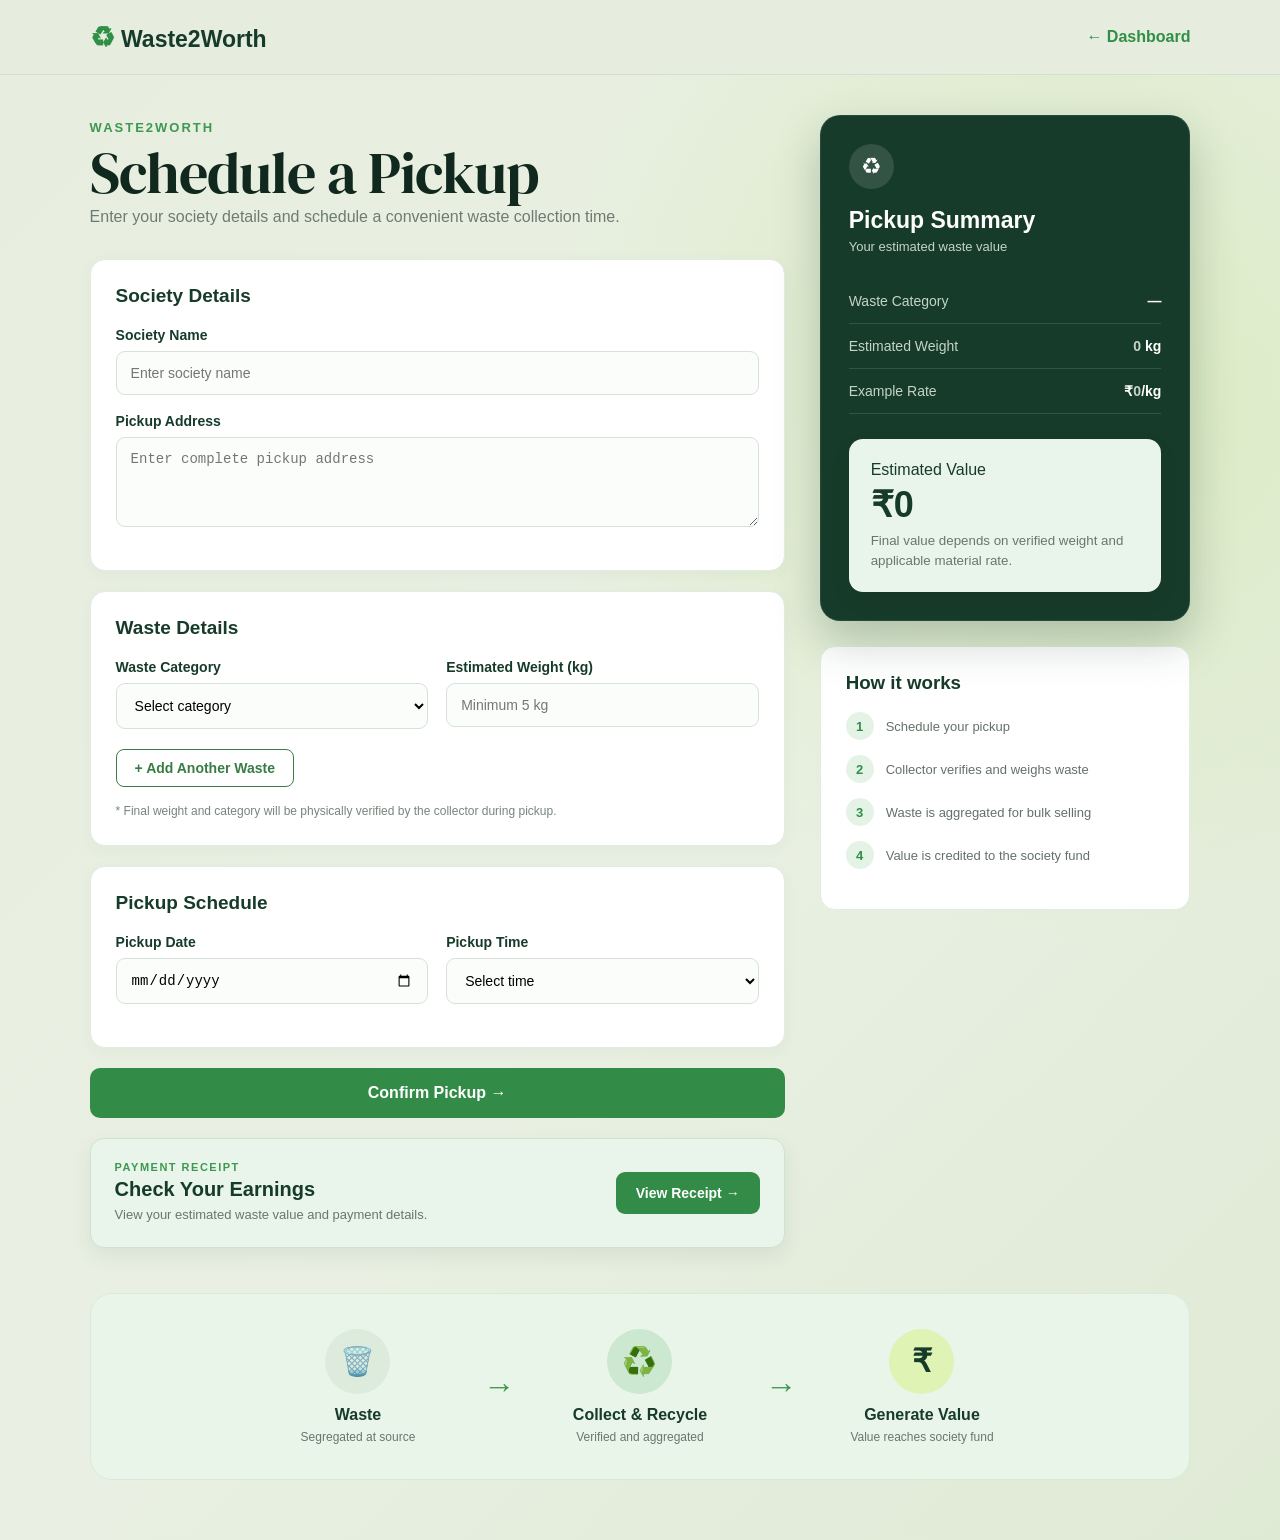
<file: schedule.html>
<!DOCTYPE html>
<html lang="en">

<head>
    <meta charset="UTF-8">
    <meta name="viewport" content="width=device-width, initial-scale=1.0">

    <title>Schedule Pickup | Waste2Worth</title>

    <link rel="preconnect" href="https://fonts.googleapis.com">
    <link rel="preconnect" href="https://fonts.gstatic.com" crossorigin>

    <link href="https://fonts.googleapis.com/css2?family=DM+Serif+Display:ital@0;1&display=swap" rel="stylesheet">

    <link rel="stylesheet" href="style.css">
</head>

<body>

    <!-- ================= NAVBAR ================= -->

    <header class="navbar">

        <div class="logo">
            <span>♻</span> Waste2Worth
        </div>

        <a href="index.html" class="back-btn">
            ← Dashboard
        </a>

    </header>


    <!-- ================= MAIN CONTAINER ================= -->

    <main class="container">

        <!-- ================= LEFT SECTION ================= -->

        <section class="form-section">

            <div class="heading">

                <p class="small-title">
                    WASTE2WORTH
                </p>

                <h1>
                    Schedule a Pickup
                </h1>

                <p>
                    Enter your society details and schedule a convenient
                    waste collection time.
                </p>

            </div>


            <form id="pickupForm">

                <!-- ================= SOCIETY DETAILS ================= -->

                <div class="form-card">

                    <h2>
                        Society Details
                    </h2>

                    <div class="input-group">

                        <label for="societyName">
                            Society Name
                        </label>

                        <input
                            type="text"
                            id="societyName"
                            placeholder="Enter society name"
                            required
                        >

                    </div>


                    <div class="input-group">

                        <label for="address">
                            Pickup Address
                        </label>

                        <textarea
                            id="address"
                            placeholder="Enter complete pickup address"
                            required
                        ></textarea>

                    </div>

                </div>


                <!-- ================= WASTE DETAILS ================= -->

                <div class="form-card">

                    <h2>
                        Waste Details
                    </h2>


                    <div id="wasteContainer">

                        <!-- FIRST WASTE ROW -->

                        <div class="row waste-row">

                            <div class="input-group">

                                <label>
                                    Waste Category
                                </label>

                                <select
                                    class="wasteType"
                                    required
                                >

                                    <option value="">
                                        Select category
                                    </option>

                                    <option value="plastic">
                                        Plastic
                                    </option>

                                    <option value="paper">
                                        Paper
                                    </option>

                                    <option value="metal">
                                        Metal
                                    </option>

                                    <option value="organic">
                                        Organic
                                    </option>

                                    <option value="mixed-recyclable">
                                        Other Recyclable
                                    </option>

                                </select>

                            </div>


                            <div class="input-group">

                                <label>
                                    Estimated Weight (kg)
                                </label>

                                <input
                                    type="number"
                                    class="weight"
                                    placeholder="Minimum 5 kg"
                                    min="5"
                                    step="0.1"
                                    required
                                >

                            </div>

                        </div>

                    </div>


                    <!-- ADD ANOTHER WASTE -->

                    <button
                        type="button"
                        id="addWasteBtn"
                        class="add-waste-btn"
                    >
                        + Add Another Waste
                    </button>


                    <p class="note">
                        * Final weight and category will be physically
                        verified by the collector during pickup.
                    </p>

                </div>


                <!-- ================= PICKUP SCHEDULE ================= -->

                <div class="form-card">

                    <h2>
                        Pickup Schedule
                    </h2>


                    <div class="row">

                        <div class="input-group">

                            <label for="pickupDate">
                                Pickup Date
                            </label>

                            <input
                                type="date"
                                id="pickupDate"
                                required
                            >

                        </div>


                        <div class="input-group">

                            <label for="pickupTime">
                                Pickup Time
                            </label>

                            <select
                                id="pickupTime"
                                required
                            >

                                <option value="">
                                    Select time
                                </option>

                                <option>
                                    9:00 AM - 10:00 AM
                                </option>

                                <option>
                                    10:00 AM - 11:00 AM
                                </option>

                                <option>
                                    11:00 AM - 12:00 PM
                                </option>

                                <option>
                                    2:00 PM - 3:00 PM
                                </option>

                                <option>
                                    4:00 PM - 5:00 PM
                                </option>

                            </select>

                        </div>

                    </div>

                </div>


                <!-- ================= CONFIRM BUTTON ================= -->

                <button
                    type="submit"
                    class="confirm-btn"
                >
                    Confirm Pickup →
                </button>


                <!-- ================= PAYMENT RECEIPT ================= -->

                <div class="payment-receipt-box">

                    <div class="payment-receipt-content">

                        <span class="payment-label">
                            PAYMENT RECEIPT
                        </span>

                        <h3>
                            Check Your Earnings
                        </h3>

                        <p>
                            View your estimated waste value and
                            payment details.
                        </p>

                    </div>


                    <button
                        type="button"
                        onclick="goToPayment()"
                    >
                        View Receipt →
                    </button>

                </div>

            </form>

        </section>


        <!-- ================= RIGHT SUMMARY ================= -->

        <aside class="summary">

            <div class="summary-card">

                <div class="summary-icon">
                    ♻
                </div>


                <h2>
                    Pickup Summary
                </h2>


                <p class="summary-subtitle">
                    Your estimated waste value
                </p>


                <div class="summary-item">

                    <span>
                        Waste Category
                    </span>

                    <strong id="summaryWaste">
                        —
                    </strong>

                </div>


                <div class="summary-item">

                    <span>
                        Estimated Weight
                    </span>

                    <strong>

                        <span id="summaryWeight">
                            0
                        </span>

                        kg

                    </strong>

                </div>


                <div class="summary-item">

                    <span>
                        Example Rate
                    </span>

                    <strong>

                        ₹<span id="summaryRate">
                            0
                        </span>/kg

                    </strong>

                </div>


                <!-- VALUE BOX -->

                <div class="value-box">

                    <span>
                        Estimated Value
                    </span>

                    <h3>
                        ₹<span id="estimatedValue">
                            0
                        </span>
                    </h3>

                    <small>
                        Final value depends on verified weight
                        and applicable material rate.
                    </small>

                </div>

            </div>


            <!-- ================= HOW IT WORKS ================= -->

            <div class="info-card">

                <h3>
                    How it works
                </h3>


                <div class="step">

                    <span>
                        1
                    </span>

                    <p>
                        Schedule your pickup
                    </p>

                </div>


                <div class="step">

                    <span>
                        2
                    </span>

                    <p>
                        Collector verifies and weighs waste
                    </p>

                </div>


                <div class="step">

                    <span>
                        3
                    </span>

                    <p>
                        Waste is aggregated for bulk selling
                    </p>

                </div>


                <div class="step">

                    <span>
                        4
                    </span>

                    <p>
                        Value is credited to the society fund
                    </p>

                </div>

            </div>

        </aside>

    </main>


    <!-- ================= WASTE JOURNEY ================= -->

    <section class="waste-journey">


        <div class="journey-item">

            <div class="journey-icon waste-icon">
                🗑️
            </div>

            <h3>
                Waste
            </h3>

            <p>
                Segregated at source
            </p>

        </div>


        <div class="journey-arrow">
            →
        </div>


        <div class="journey-item">

            <div class="journey-icon recycle-icon">
                ♻️
            </div>

            <h3>
                Collect & Recycle
            </h3>

            <p>
                Verified and aggregated
            </p>

        </div>


        <div class="journey-arrow">
            →
        </div>


        <div class="journey-item">

            <div class="journey-icon money-icon">
                ₹
            </div>

            <h3>
                Generate Value
            </h3>

            <p>
                Value reaches society fund
            </p>

        </div>

    </section>


    <!-- ================= SUCCESS POPUP ================= -->

    <div
        id="successMessage"
        class="success-message"
    >

        <div class="success-box">

            <div class="check">
                ✓
            </div>

            <h2>
                Pickup Scheduled!
            </h2>

            <p>
                Your pickup request has been successfully submitted.
            </p>

            <button onclick="closeSuccess()">
                Done
            </button>

        </div>

    </div>


    <!-- ================= JAVASCRIPT ================= -->

    <script src="app.js"></script>

</body>

</html>
</file>
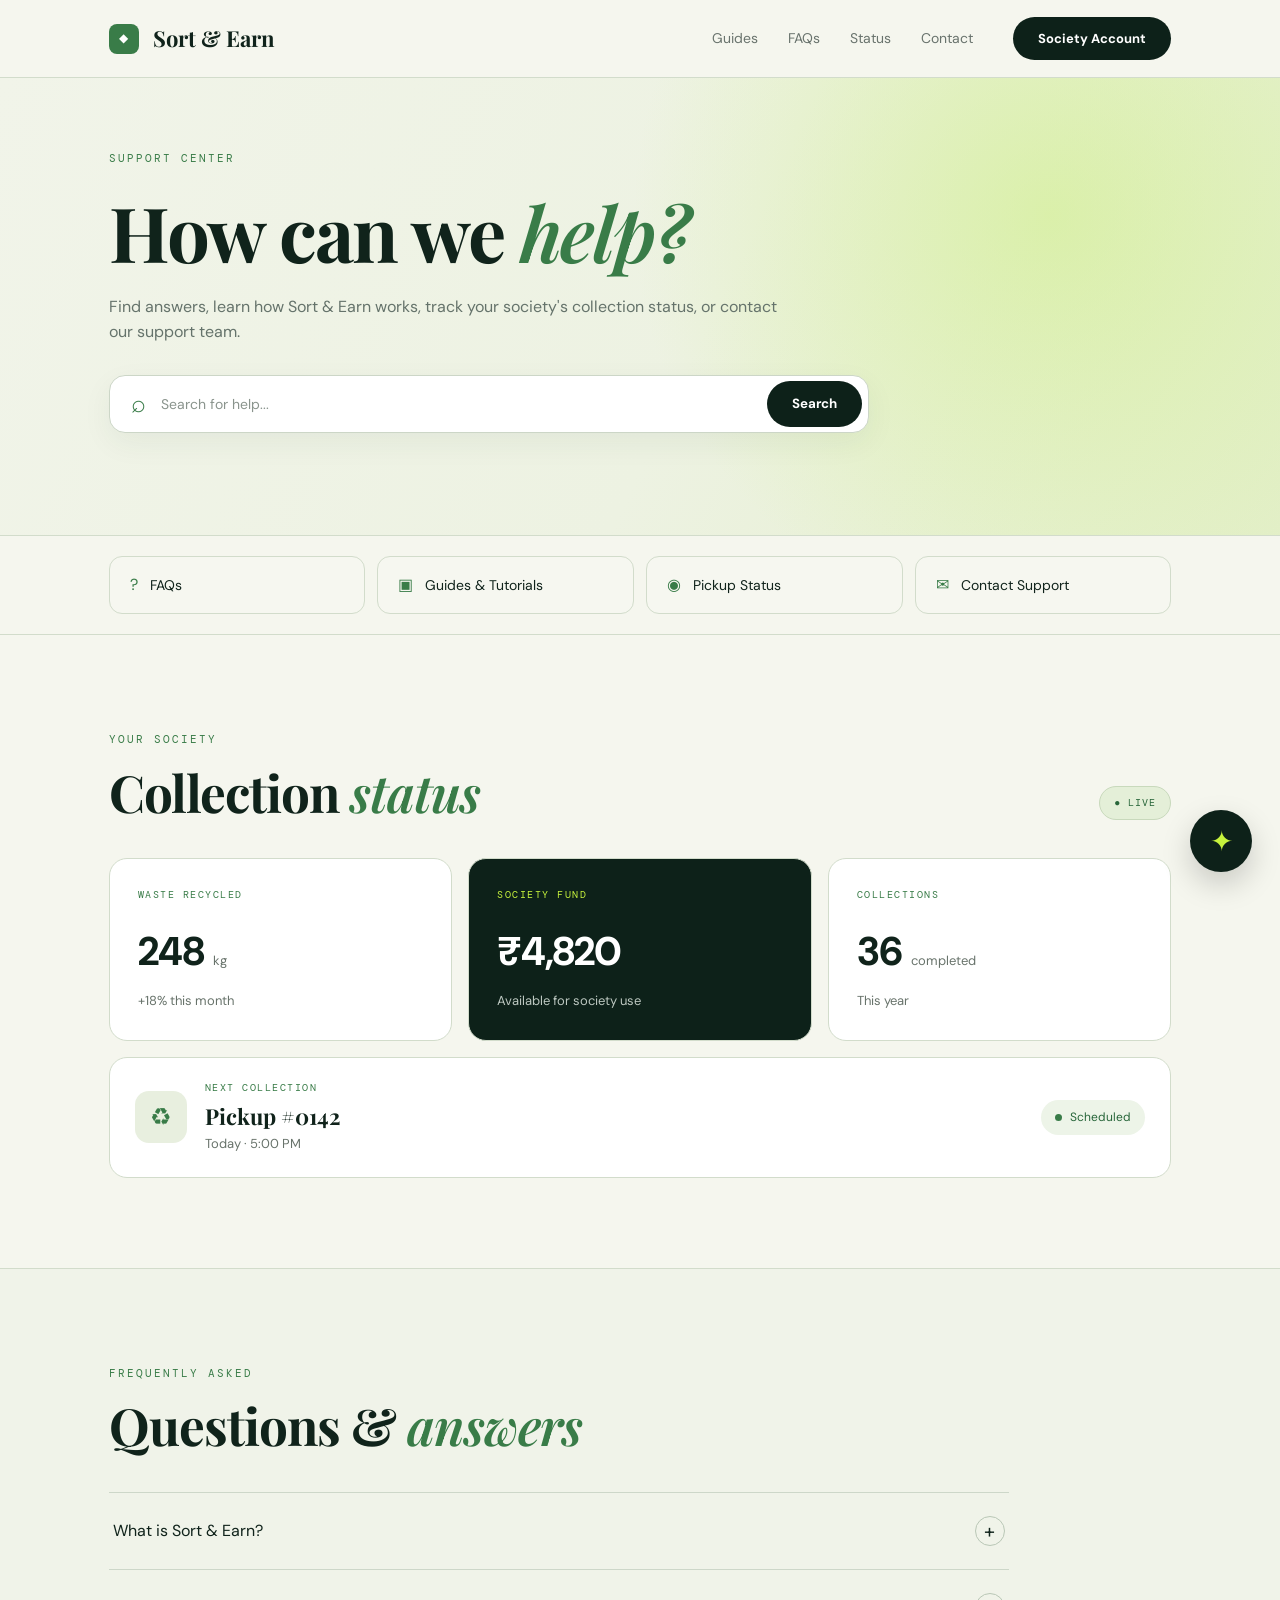
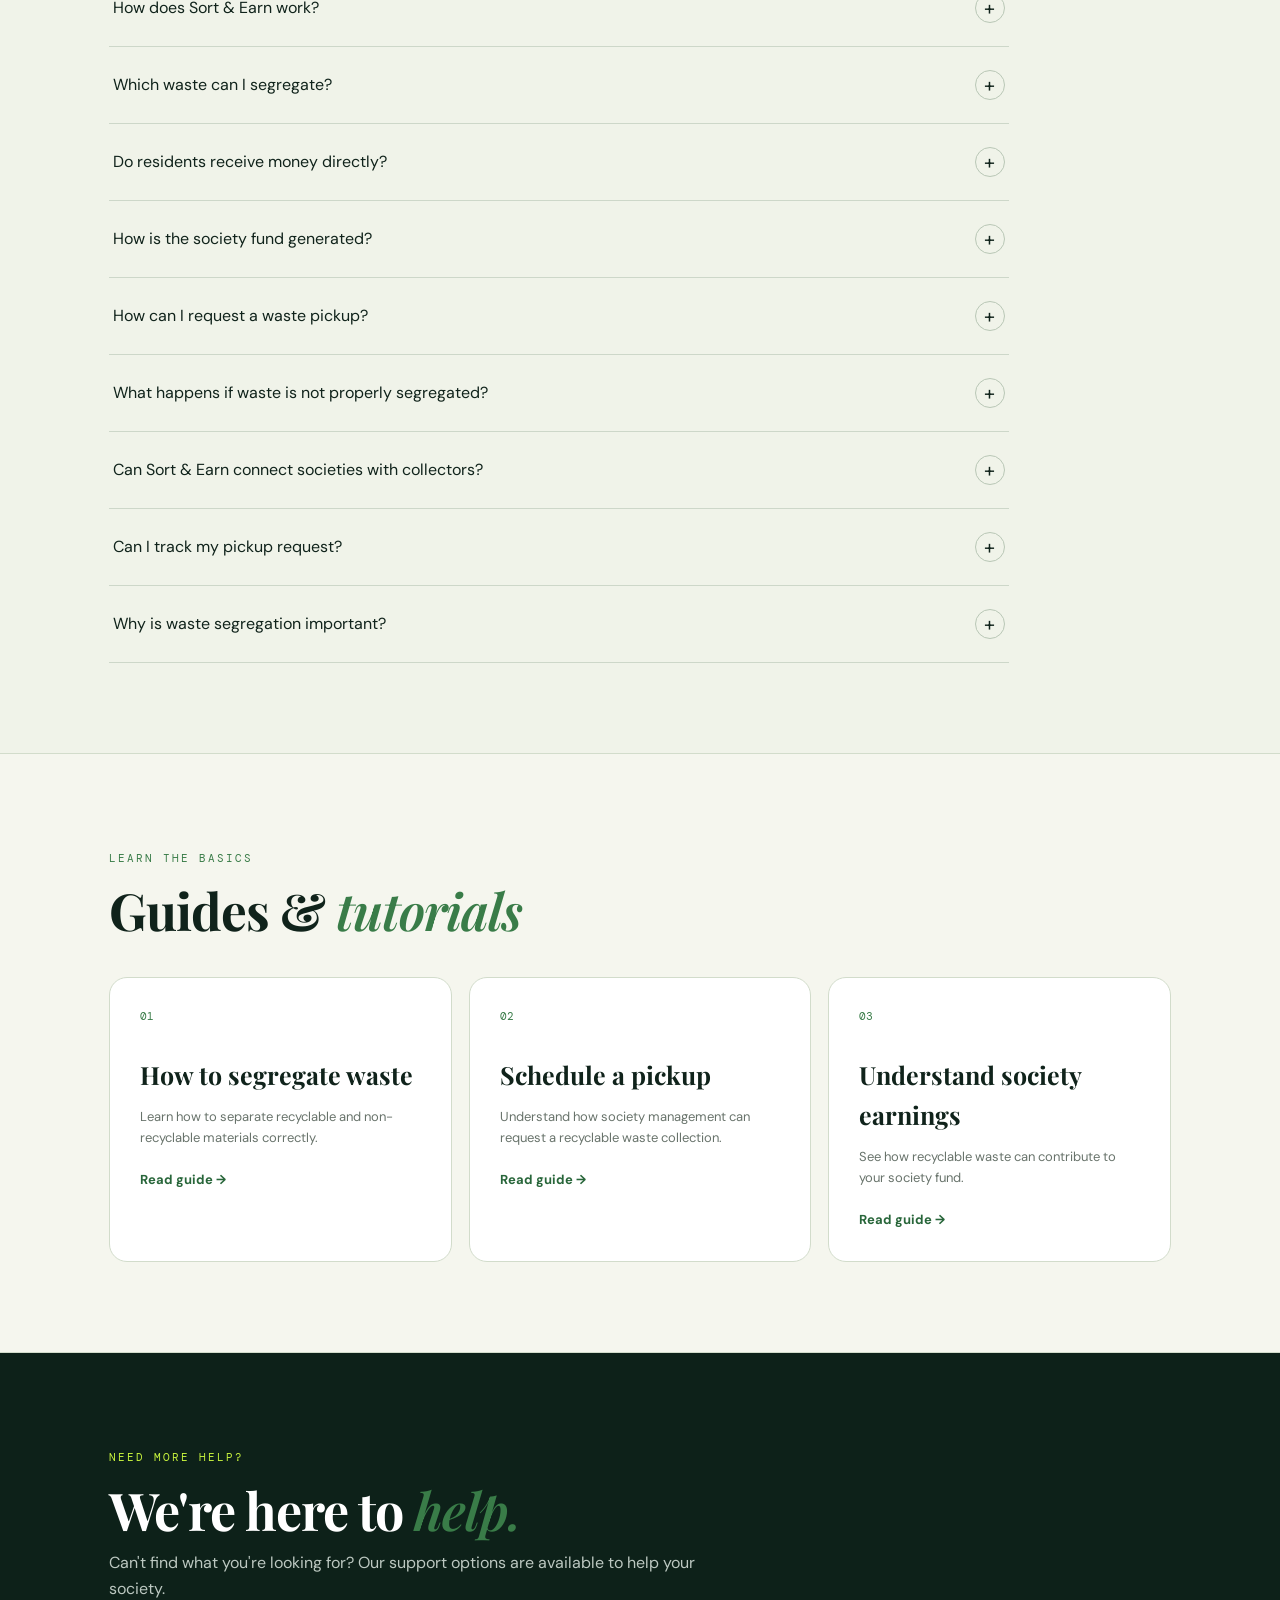
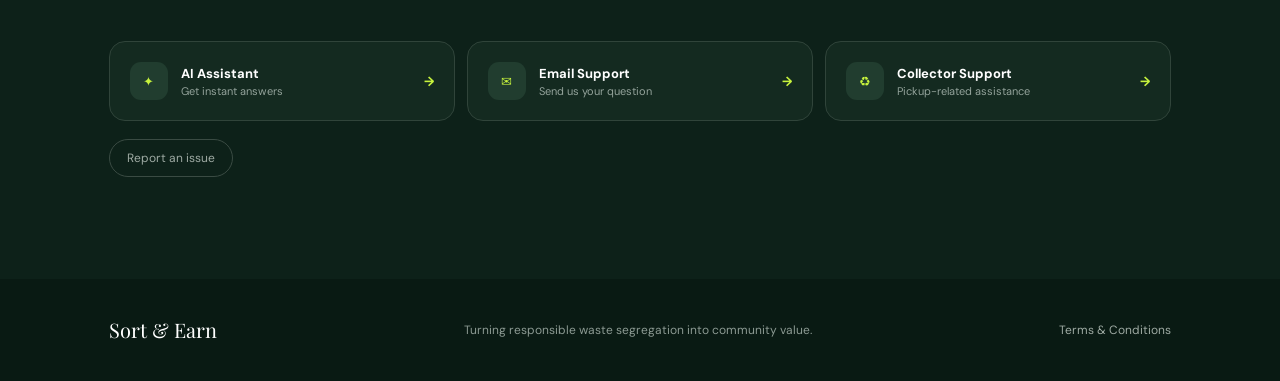
<file: support.html>
<!DOCTYPE html>
<html lang="en">
<head>
    <meta charset="UTF-8">
    <meta name="viewport" content="width=device-width, initial-scale=1.0">

    <title>Support — Sort & Earn</title>

    <!-- Google Fonts -->
    <link rel="preconnect" href="https://fonts.googleapis.com">
    <link rel="preconnect" href="https://fonts.gstatic.com" crossorigin>

    <link href="https://fonts.googleapis.com/css2?family=DM+Mono:wght@400;500&family=DM+Sans:wght@400;500;600;700&family=Playfair+Display:ital,wght@0,600;0,700;1,600;1,700&display=swap"
          rel="stylesheet">

    <link rel="stylesheet" href="support.css">
</head>

<body>

<!-- ================= NAVBAR ================= -->

<nav class="navbar">

    <div class="brand">
        <div class="brand-icon">◆</div>
        <span>Sort & Earn</span>
    </div>

    <div class="nav-links">
        <a href="#guides">Guides</a>
        <a href="#faq">FAQs</a>
        <a href="#status">Status</a>
        <a href="#contact">Contact</a>
    </div>

    <button class="society-btn" onclick="scrollToSection('status')">
        Society Account
    </button>

</nav>


<!-- ================= HERO ================= -->

<section class="hero">

    <div class="hero-content">

        <div class="eyebrow">
            SUPPORT CENTER
        </div>

        <h1>
            How can we <em>help?</em>
        </h1>

        <p class="hero-text">
            Find answers, learn how Sort & Earn works, track your society's
            collection status, or contact our support team.
        </p>


        <!-- SEARCH -->

        <div class="search-wrapper">

            <div class="search-icon">
                ⌕
            </div>

            <input
                type="text"
                id="searchInput"
                placeholder="Search for help..."
            >

            <button id="searchBtn">
                Search
            </button>

        </div>

        <div id="searchMessage" class="search-message"></div>

    </div>

</section>


<!-- ================= QUICK LINKS ================= -->

<section class="quick-section">

    <a href="#faq" class="quick-card">

        <span class="quick-icon">?</span>

        <span>FAQs</span>

    </a>


    <a href="#guides" class="quick-card">

        <span class="quick-icon">▣</span>

        <span>Guides & Tutorials</span>

    </a>


    <a href="#status" class="quick-card">

        <span class="quick-icon">◉</span>

        <span>Pickup Status</span>

    </a>


    <a href="#contact" class="quick-card">

        <span class="quick-icon">✉</span>

        <span>Contact Support</span>

    </a>

</section>


<!-- ================= MAIN CONTENT ================= -->

<main>


<!-- ================= STATUS ================= -->

<section id="status" class="section">

    <div class="section-heading">

        <div>
            <span class="section-label">YOUR SOCIETY</span>

            <h2>
                Collection <em>status</em>
            </h2>
        </div>

        <span class="live-badge">
            ● LIVE
        </span>

    </div>


    <div class="stats-grid">

        <div class="stat-card">

            <span class="stat-label">
                WASTE RECYCLED
            </span>

            <strong>248</strong>

            <span class="stat-unit">
                kg
            </span>

            <p>
                +18% this month
            </p>

        </div>


        <div class="stat-card highlight">

            <span class="stat-label">
                SOCIETY FUND
            </span>

            <strong>₹4,820</strong>

            <p>
                Available for society use
            </p>

        </div>


        <div class="stat-card">

            <span class="stat-label">
                COLLECTIONS
            </span>

            <strong>36</strong>

            <span class="stat-unit">
                completed
            </span>

            <p>
                This year
            </p>

        </div>

    </div>


    <!-- PICKUP -->

    <div class="pickup-card">

        <div class="pickup-left">

            <div class="pickup-icon">
                ♻
            </div>

            <div>

                <span class="small-label">
                    NEXT COLLECTION
                </span>

                <h3>
                    Pickup #0142
                </h3>

                <p>
                    Today · 5:00 PM
                </p>

            </div>

        </div>


        <div class="pickup-status">

            <span class="status-dot"></span>

            Scheduled

        </div>

    </div>

</section>



<!-- ================= FAQ ================= -->

<section id="faq" class="section faq-section">

    <div class="section-heading">

        <div>

            <span class="section-label">
                FREQUENTLY ASKED
            </span>

            <h2>
                Questions & <em>answers</em>
            </h2>

        </div>

    </div>


    <div class="faq-container">


        <div class="faq-item searchable">

            <button class="faq-question">

                <span>
                    What is Sort & Earn?
                </span>

                <span class="faq-symbol">
                    +
                </span>

            </button>

            <div class="faq-answer">

                <p>
                    Sort & Earn is a digital waste management platform that
                    helps residential societies segregate recyclable waste,
                    schedule collections and generate earnings for the
                    society fund.
                </p>

            </div>

        </div>



        <div class="faq-item searchable">

            <button class="faq-question">

                <span>
                    How does Sort & Earn work?
                </span>

                <span class="faq-symbol">
                    +
                </span>

            </button>

            <div class="faq-answer">

                <p>
                    Residents segregate recyclable waste at source. The
                    society schedules a pickup through Sort & Earn.
                    Connected collectors collect the material, sell it
                    through recycling channels and the resulting earnings
                    are added to the society fund.
                </p>

            </div>

        </div>



        <div class="faq-item searchable">

            <button class="faq-question">

                <span>
                    Which waste can I segregate?
                </span>

                <span class="faq-symbol">
                    +
                </span>

            </button>

            <div class="faq-answer">

                <p>
                    Common recyclable materials include paper, cardboard,
                    plastic bottles, metal cans and glass. Wet or
                    biodegradable waste should generally be kept separate
                    according to your society's waste collection rules.
                </p>

            </div>

        </div>



        <div class="faq-item searchable">

            <button class="faq-question">

                <span>
                    Do residents receive money directly?
                </span>

                <span class="faq-symbol">
                    +
                </span>

            </button>

            <div class="faq-answer">

                <p>
                    No. In the society-based model, earnings from recyclable
                    waste are credited to the society fund rather than being
                    paid directly to individual residents.
                </p>

            </div>

        </div>



        <div class="faq-item searchable">

            <button class="faq-question">

                <span>
                    How is the society fund generated?
                </span>

                <span class="faq-symbol">
                    +
                </span>

            </button>

            <div class="faq-answer">

                <p>
                    Segregated recyclable waste is collected and sold through
                    recycling channels. The value generated from these
                    materials contributes to the society fund.
                </p>

            </div>

        </div>



        <div class="faq-item searchable">

            <button class="faq-question">

                <span>
                    How can I request a waste pickup?
                </span>

                <span class="faq-symbol">
                    +
                </span>

            </button>

            <div class="faq-answer">

                <p>
                    Society management can schedule a collection by using
                    the pickup option on the platform. The request can then
                    be assigned to a connected local collector.
                </p>

            </div>

        </div>



        <div class="faq-item searchable">

            <button class="faq-question">

                <span>
                    What happens if waste is not properly segregated?
                </span>

                <span class="faq-symbol">
                    +
                </span>

            </button>

            <div class="faq-answer">

                <p>
                    Mixed or contaminated recyclable waste may have a lower
                    recovery value. Proper segregation helps collectors and
                    recyclers recover more useful material and improves the
                    overall value generated for the society.
                </p>

            </div>

        </div>



        <div class="faq-item searchable">

            <button class="faq-question">

                <span>
                    Can Sort & Earn connect societies with collectors?
                </span>

                <span class="faq-symbol">
                    +
                </span>

            </button>

            <div class="faq-answer">

                <p>
                    Yes. The platform is designed to connect participating
                    societies with local collectors so that segregated
                    recyclable material can be collected efficiently.
                </p>

            </div>

        </div>



        <div class="faq-item searchable">

            <button class="faq-question">

                <span>
                    Can I track my pickup request?
                </span>

                <span class="faq-symbol">
                    +
                </span>

            </button>

            <div class="faq-answer">

                <p>
                    Yes. The pickup status section can show information such
                    as the pickup number, scheduled time and current status
                    of the collection.
                </p>

            </div>

        </div>



        <div class="faq-item searchable">

            <button class="faq-question">

                <span>
                    Why is waste segregation important?
                </span>

                <span class="faq-symbol">
                    +
                </span>

            </button>

            <div class="faq-answer">

                <p>
                    Segregation prevents recyclable materials from becoming
                    contaminated by wet waste. It makes recycling easier,
                    reduces landfill waste and can create additional value
                    from recyclable materials.
                </p>

            </div>

        </div>

    </div>

</section>



<!-- ================= GUIDES ================= -->

<section id="guides" class="section guides-section">

    <div class="section-heading">

        <div>

            <span class="section-label">
                LEARN THE BASICS
            </span>

            <h2>
                Guides & <em>tutorials</em>
            </h2>

        </div>

    </div>


    <div class="guide-grid">


        <div class="guide-card">

            <div class="guide-number">
                01
            </div>

            <h3>
                How to segregate waste
            </h3>

            <p>
                Learn how to separate recyclable and non-recyclable
                materials correctly.
            </p>

            <button
                class="guide-btn"
                data-guide="segregate">
                Read guide →
            </button>

        </div>



        <div class="guide-card">

            <div class="guide-number">
                02
            </div>

            <h3>
                Schedule a pickup
            </h3>

            <p>
                Understand how society management can request a recyclable
                waste collection.
            </p>

            <button
                class="guide-btn"
                data-guide="pickup">
                Read guide →
            </button>

        </div>



        <div class="guide-card">

            <div class="guide-number">
                03
            </div>

            <h3>
                Understand society earnings
            </h3>

            <p>
                See how recyclable waste can contribute to your society
                fund.
            </p>

            <button
                class="guide-btn"
                data-guide="earnings">
                Read guide →
            </button>

        </div>

    </div>


    <div id="guideOutput" class="guide-output"></div>

</section>



<!-- ================= CONTACT ================= -->

<section id="contact" class="section contact-section">

    <div class="contact-box">

        <div class="contact-content">

            <span class="section-label">
                NEED MORE HELP?
            </span>

            <h2>
                We're here to <em>help.</em>
            </h2>

            <p>
                Can't find what you're looking for?
                Our support options are available to help your society.
            </p>

        </div>


        <div class="contact-options">

            <button class="contact-option" onclick="openChatbot()">

                <span class="contact-option-icon">
                    ✦
                </span>

                <span>
                    <strong>AI Assistant</strong>
                    <small>Get instant answers</small>
                </span>

                <b>→</b>

            </button>



            <button class="contact-option" onclick="sendEmail()">

                <span class="contact-option-icon">
                    ✉
                </span>

                <span>
                    <strong>Email Support</strong>
                    <small>Send us your question</small>
                </span>

                <b>→</b>

            </button>



            <button class="contact-option" onclick="contactCollector()">

                <span class="contact-option-icon">
                    ♻
                </span>

                <span>
                    <strong>Collector Support</strong>
                    <small>Pickup-related assistance</small>
                </span>

                <b>→</b>

            </button>

        </div>


        <button id="reportBtn" class="report-btn">
            Report an issue
        </button>

        <div id="contactMessage"></div>

    </div>

</section>

</main>



<!-- ================= FOOTER ================= -->

<footer>

    <div class="footer-brand">
        Sort & Earn
    </div>

    <p>
        Turning responsible waste segregation into community value.
    </p>

    <button id="termsLink">
        Terms & Conditions
    </button>

</footer>



<!-- ================= AI CHATBOT BUTTON ================= -->

<button
    id="chatbotButton"
    onclick="openChatbot()"
    aria-label="Open AI Assistant">

    ✦

</button>



<!-- ================= CHATBOT ================= -->

<div id="chatbotWindow" class="chatbot-window">

    <div class="chatbot-header">

        <div>

            <strong>
                Sort & Earn AI
            </strong>

            <span>
                ● Online
            </span>

        </div>

        <button id="closeChatbot">
            ×
        </button>

    </div>


    <div id="chatMessages" class="chat-messages">

        <div class="message bot">

            Hi! 👋 I'm the Sort & Earn assistant.
            Ask me anything about waste segregation,
            pickups or your society fund.

        </div>

    </div>


    <div id="typingIndicator" class="typing">
        Typing...
    </div>


    <div class="chat-quick">

        <button>
            How does it work?
        </button>

        <button>
            What can I recycle?
        </button>

        <button>
            Society fund?
        </button>

    </div>


    <div class="chat-input">

        <input
            type="text"
            id="chatInput"
            placeholder="Type your question..."
        >

        <button id="sendMessage">
            →
        </button>

    </div>

</div>



<!-- ================= TERMS MODAL ================= -->

<div id="termsModal" class="modal">

    <div class="modal-content">

        <button id="closeTerms" class="modal-close">
            ×
        </button>

        <span class="section-label">
            SORT & EARN
        </span>

        <h2>
            Terms & <em>Conditions</em>
        </h2>


        <div class="terms-body">

            <h3>1. Platform Purpose</h3>

            <p>
                Sort & Earn is designed to facilitate responsible waste
                segregation, recyclable waste collection and society-level
                incentive management.
            </p>


            <h3>2. Society Participation</h3>

            <p>
                Societies using the platform are responsible for providing
                accurate information and following applicable waste
                management rules.
            </p>


            <h3>3. Waste Segregation</h3>

            <p>
                Residents should segregate waste according to the categories
                supported by their society and collection partners.
            </p>


            <h3>4. Society Fund</h3>

            <p>
                Earnings generated through recyclable materials are intended
                for the participating society fund and are not automatically
                distributed to individual residents.
            </p>


            <h3>5. Collector Services</h3>

            <p>
                Pickup schedules depend on collector availability and
                operational conditions.
            </p>


            <h3>6. Material Value</h3>

            <p>
                The value of recyclable material may vary depending on
                material type, quantity, quality and prevailing market
                conditions.
            </p>


            <h3>7. Platform Information</h3>

            <p>
                Statistics and pickup information displayed in a demo or
                prototype environment may be illustrative.
            </p>


            <h3>8. Responsible Usage</h3>

            <p>
                Users should not misuse the platform or provide misleading
                information.
            </p>


            <h3>9. Updates</h3>

            <p>
                These terms may be updated as the Sort & Earn platform
                develops.
            </p>

        </div>


        <label class="terms-check">

            <input
                type="checkbox"
                id="termsCheckbox"
            >

            <span>
                I have read and agree to the Terms & Conditions.
            </span>

        </label>


        <button
            id="acceptTerms"
            class="accept-btn"
            disabled>

            Accept & Continue

        </button>

    </div>

</div>



<script src="support.js"></script>

</body>
</html>
</file>
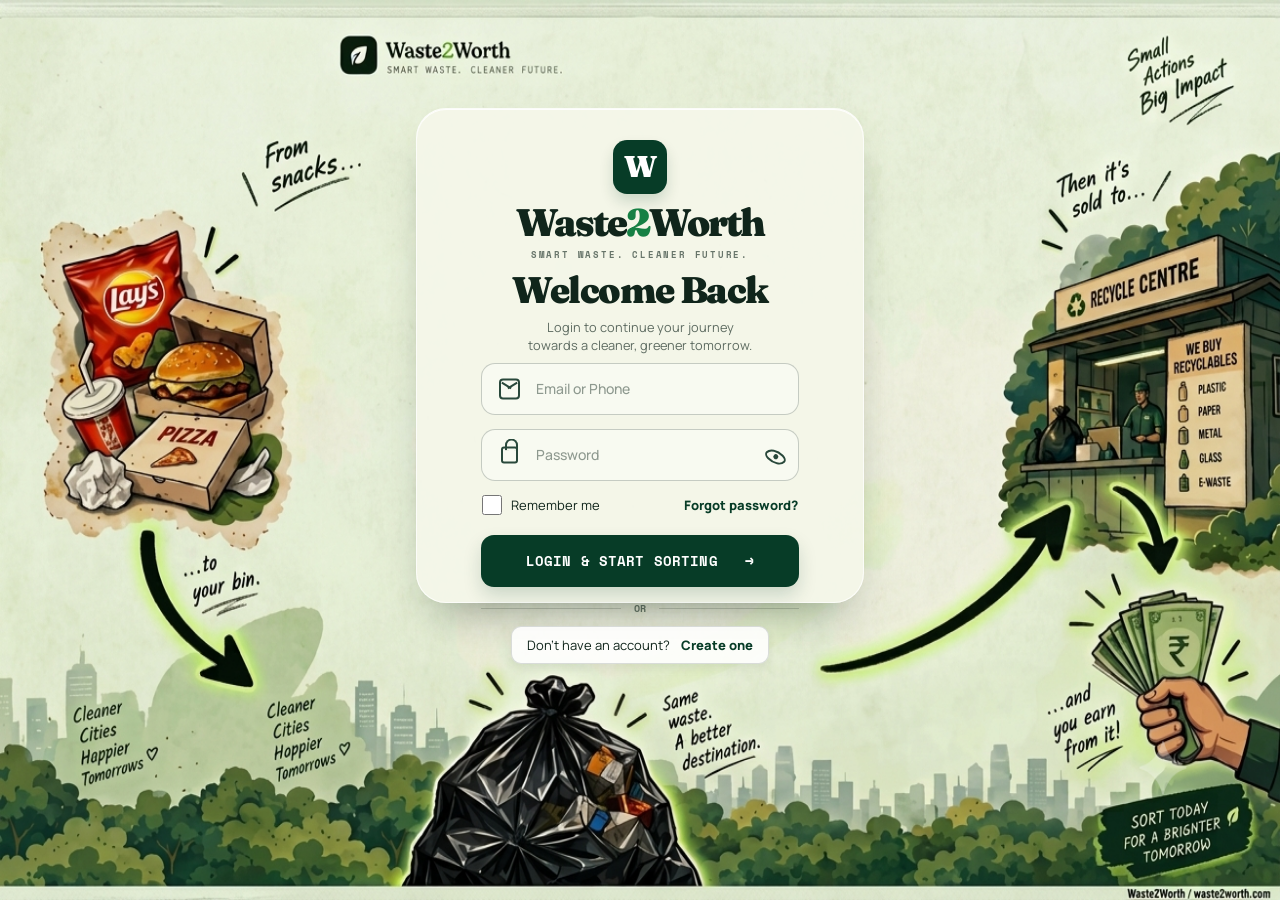
<file: login page/login.html>
<!DOCTYPE html>
<html lang="en">
<head>
<meta charset="UTF-8">
<meta name="viewport" content="width=device-width, initial-scale=1.0">
<title>Waste2Worth | Login</title>

<link rel="preconnect" href="https://fonts.googleapis.com">
<link rel="preconnect" href="https://fonts.gstatic.com" crossorigin>
<link href="https://fonts.googleapis.com/css2?family=Fraunces:wght@500;700;800;900&family=Manrope:wght@400;500;600;700;800&family=Space+Mono:wght@400;700&display=swap" rel="stylesheet">

<style>
*{
  box-sizing:border-box;
  margin:0;
  padding:0;
}

:root{
  --green:#073c27;
  --green2:#0d5135;
  --dark:#10251b;
  --paper:#f4f6e9;
  --line:rgba(16,37,27,.22);
  --lime:#c8ff38;
}

html,
body{
  width:100%;
  height:100%;
}

body{
  overflow:hidden;
  position:relative;
  background:#edf4df;
  font-family:Manrope,Arial,sans-serif;
  color:var(--dark);
}


/* =========================================================
   FULL BACKGROUND ARTWORK
   ========================================================= */

.background-art{
  position:fixed;
  inset:0;
  width:100%;
  height:100%;
  object-fit:fill;
  z-index:0;
  user-select:none;
  pointer-events:none;
}

.page-grain{
  position:fixed;
  inset:0;
  z-index:1;
  pointer-events:none;
  opacity:.12;

  background-image:
    radial-gradient(
      rgba(16,37,27,.18) .65px,
      transparent .7px
    );

  background-size:4px 4px;
}


/* =========================================================
   CENTRAL LOGIN CARD
   - 35% SCREEN WIDTH
   - SLIGHTLY LOWER THAN THE ORIGINAL
   - NO MAGNETIC EFFECT
   ========================================================= */

.login-card{
  position:absolute;
  z-index:10;

  left:32.5%;
  top:12%;

  width:35%;
  height:55%;

  padding:2.4% 5% 2%;

  border-radius:30px;
  border:1px solid rgba(255,255,255,.72);

  background:
    radial-gradient(
      rgba(16,37,27,.055) .65px,
      transparent .7px
    ),
    rgba(244,246,233,.97);

  background-size:4px 4px;

  box-shadow:
    0 25px 45px -20px rgba(16,37,27,.42),
    0 1px 0 rgba(255,255,255,.9) inset;

  transform:translate3d(0,0,0);

  transition:box-shadow .25s ease;
}


/* =========================================================
   W LOGO
   ========================================================= */

.logo{
  width:54px;
  height:54px;

  margin:0 auto;

  display:grid;
  place-items:center;

  border-radius:14px;

  background:var(--green);
  color:#fff;

  box-shadow:
    0 8px 14px rgba(7,60,39,.16);
}

.logo span{
  font:900 30px Fraunces,serif;
  line-height:1;
}


/* =========================================================
   BRAND
   ========================================================= */

.brand{
  text-align:center;
  margin-top:9px;
}

.brand-name{
  font:
    900
    clamp(25px,3vw,39px)
    Fraunces,serif;

  letter-spacing:-.05em;
  line-height:1;
}

.brand-name .two{
  color:#168044;
}

.tagline{
  margin-top:7px;

  font:
    700
    clamp(6px,.7vw,9px)
    "Space Mono",monospace;

  letter-spacing:.20em;
  color:rgba(16,37,27,.62);
}


/* =========================================================
   WELCOME
   ========================================================= */

.welcome{
  text-align:center;
  margin-top:3%;
}

.welcome h1{
  font:
    900
    clamp(26px,2.9vw,37px)
    Fraunces,serif;

  line-height:1;
  letter-spacing:-.04em;
}

.welcome p{
  margin:10px auto 0;

  max-width:350px;

  font-size:
    clamp(9px,1vw,14px);

  line-height:1.45;

  color:rgba(16,37,27,.66);
}


/* =========================================================
   FORM
   ========================================================= */

.login-form{
  margin-top:2.5%;
}

.field{
  position:relative;
  margin-bottom:14px;
}

.field input{
  width:100%;
  height:52px;

  border:1px solid rgba(16,37,27,.21);
  border-radius:14px;

  outline:none;

  background:rgba(250,252,245,.62);

  padding:
    0
    48px
    0
    54px;

  color:var(--dark);

  font:
    500 14px
    Manrope,sans-serif;

  transition:
    border-color .2s ease,
    background .2s ease,
    box-shadow .2s ease;
}

.field input::placeholder{
  color:rgba(16,37,27,.46);
}

.field input:focus{
  background:#fff;
  border-color:var(--green);

  box-shadow:
    0 0 0 4px
    rgba(7,60,39,.08);
}


/* =========================================================
   INPUT ICONS
   ========================================================= */

.icon{
  position:absolute;

  left:18px;
  top:50%;

  transform:translateY(-50%);

  width:21px;
  height:21px;

  color:#29483b;

  pointer-events:none;
}

.mail{
  border:2px solid currentColor;
  border-radius:4px;
}

.mail::before,
.mail::after{
  content:"";

  position:absolute;

  top:4px;

  width:11px;
  height:2px;

  background:currentColor;
}

.mail::before{
  left:0;
  transform:rotate(32deg);
}

.mail::after{
  right:0;
  transform:rotate(-32deg);
}

.lock{
  width:17px;
  height:17px;

  left:20px;

  border:2px solid currentColor;
  border-radius:3px;
}

.lock::before{
  content:"";

  position:absolute;

  left:2px;
  top:-10px;

  width:9px;
  height:10px;

  border:
    2px solid currentColor;

  border-bottom:0;

  border-radius:
    8px 8px 0 0;
}


/* =========================================================
   PASSWORD EYE
   ========================================================= */

.eye{
  position:absolute;

  right:18px;
  top:50%;

  width:21px;
  height:14px;

  transform:
    translateY(-50%);

  border:
    2px solid #29483b;

  border-radius:
    70% 30% 70% 30%;

  rotate:45deg;

  cursor:pointer;
}

.eye::after{
  content:"";

  position:absolute;

  width:5px;
  height:5px;

  left:6px;
  top:2px;

  border-radius:50%;

  background:#29483b;
}


/* =========================================================
   REMEMBER / FORGOT
   ========================================================= */

.options{
  display:flex;

  align-items:center;
  justify-content:space-between;

  margin:
    1px
    1px
    20px;

  font-size:13px;
}

.remember{
  display:flex;
  align-items:center;

  gap:9px;

  cursor:pointer;
}

.remember input{
  width:20px;
  height:20px;

  margin:0;

  accent-color:
    var(--green);
}

.forgot{
  color:var(--green);

  text-decoration:none;

  font-weight:800;
}


/* =========================================================
   LOGIN BUTTON
   ========================================================= */

.login-btn{
  width:100%;
  height:52px;

  border:0;
  border-radius:13px;

  background:var(--green);
  color:#fff;

  font:
    700 14px
    "Space Mono",monospace;

  letter-spacing:.01em;

  cursor:pointer;

  box-shadow:
    0 9px 18px
    rgba(7,60,39,.17);

  transition:
    transform .2s ease,
    background .2s ease,
    box-shadow .2s ease;
}

.login-btn:hover{
  background:var(--green2);

  transform:
    translateY(-2px);

  box-shadow:
    0 13px 23px
    rgba(7,60,39,.23);
}

.login-btn:active{
  transform:
    translateY(1px);
}


/* =========================================================
   DIVIDER
   ========================================================= */

.divider{
  display:flex;
  align-items:center;

  gap:13px;

  margin:
    14px
    0
    10px;

  color:
    rgba(16,37,27,.60);

  font:
    700 10px
    "Space Mono",monospace;
}

.divider::before,
.divider::after{
  content:"";

  flex:1;

  height:1px;

  background:
    rgba(16,37,27,.18);
}


/* =========================================================
   CREATE ACCOUNT
   Visible light background added
   ========================================================= */

.signup{
  width:max-content;
  max-width:100%;

  margin:
    10px
    auto
    0;

  padding:
    9px
    15px;

  text-align:center;

  font-size:13px;

  color:var(--dark);

  background:
    rgba(255,255,255,.88);

  border:
    1px solid
    rgba(16,37,27,.15);

  border-radius:10px;

  box-shadow:
    0 4px 10px
    rgba(16,37,27,.08);
}

.signup a{
  margin-left:8px;

  color:var(--green);

  font-weight:800;

  text-decoration:none;
}

.signup a:hover{
  text-decoration:underline;
}


/* =========================================================
   RESPONSIVE
   ========================================================= */

@media(max-width:900px){

  .login-card{
    left:32.5%;
    width:35%;
  }

  .logo{
    width:50px;
    height:50px;
  }

  .logo span{
    font-size:28px;
  }

  .field input{
    height:49px;
  }

  .login-btn{
    height:49px;
  }

  .google-btn{
    height:47px;
  }
}


@media(max-width:650px){

  body{
    overflow:auto;
  }

  .background-art{
    object-fit:cover;
    object-position:center;
  }

  .login-card{
    position:absolute;

    left:50%;
    top:50%;

    width:
      calc(100% - 32px);

    height:auto;

    min-height:0;

    transform:
      translate(-50%,-50%);

    padding:
      28px
      24px
      26px;

    border-radius:24px;
  }

  .welcome{
    margin-top:30px;
  }

  .login-form{
    margin-top:25px;
  }
}
</style>
</head>


<body>

<!-- =======================================================
     BACKGROUND
     ======================================================= -->

<img
  class="background-art"
  src="waste2worth-login-art.png"
  alt=""
  draggable="false"
>

<div class="page-grain"></div>


<!-- =======================================================
     REAL LOGIN BOX
     ======================================================= -->

<main class="login-card">

  <!-- W instead of leaf -->
  <div class="logo">
    <span>W</span>
  </div>


  <!-- Brand -->
  <div class="brand">

    <div class="brand-name">
      Waste<span class="two">2</span>Worth
    </div>

    <div class="tagline">
      SMART WASTE. CLEANER FUTURE.
    </div>

  </div>


  <!-- Welcome -->
  <section class="welcome">

    <h1>
      Welcome Back
    </h1>

    <p>
      Login to continue your journey<br>
      towards a cleaner, greener tomorrow.
    </p>

  </section>


  <!-- Login form -->
  <form
    class="login-form"
    id="loginForm"
  >

    <!-- Email -->
    <div class="field">

      <span class="icon mail"></span>

      <input
        id="email"
        type="text"
        name="email"
        placeholder="Email or Phone"
        autocomplete="username"
        required
      >

    </div>


    <!-- Password -->
    <div class="field">

      <span class="icon lock"></span>

      <input
        id="password"
        type="password"
        name="password"
        placeholder="Password"
        autocomplete="current-password"
        required
      >

      <span
        class="eye"
        id="togglePassword"
        title="Show password"
      ></span>

    </div>


    <!-- Options -->
    <div class="options">

      <label class="remember">

        <input
          id="remember"
          type="checkbox"
        >

        <span>
          Remember me
        </span>

      </label>


      <a
        href="#"
        class="forgot"
      >
        Forgot password?
      </a>

    </div>


    <!-- Login -->
    <button
      class="login-btn"
      type="submit"
    >
      LOGIN &amp; START SORTING &nbsp; →
    </button>

  </form>


  <!-- OR -->
  <div class="divider">
    <span>OR</span>
  </div>
<!-- Create account -->
  <div class="signup">

    Don't have an account?

    <a href="#">
      Create one
    </a>

  </div>

</main>


<script>
/* =========================================================
   PASSWORD SHOW / HIDE
   ========================================================= */

const password = document.getElementById("password");
const togglePassword = document.getElementById("togglePassword");

togglePassword.addEventListener("click", () => {

    const hidden = password.type === "password";

    password.type = hidden ? "text" : "password";

    togglePassword.title = hidden
        ? "Hide password"
        : "Show password";
});


/* =========================================================
   LOGIN → FASTAPI → DASHBOARD
   ========================================================= */

document.getElementById("loginForm").addEventListener(
    "submit",
    async (event) => {

        event.preventDefault();

        const email = document
            .getElementById("email")
            .value
            .trim();

        const passwordValue = document
            .getElementById("password")
            .value;


        /* Check empty fields */

        if (!email || !passwordValue) {
            alert("Please enter email and password.");
            return;
        }


        try {

            const response = await fetch(
                "http://127.0.0.1:8000/login",
                {
                    method: "POST",

                    headers: {
                        "Content-Type": "application/json"
                    },

                    body: JSON.stringify({
                        email: email,
                        password: passwordValue
                    })
                }
            );


            const data = await response.json();


            /* Successful login */

            if (data.success) {

                alert("Login successful!");

                window.location.href =
                    "../dashboard final/dashboard.html";

            }


            /* Wrong email/password */

            else {

                alert(data.message);

            }

        }


        /* FastAPI server not running */

        catch (error) {

            console.error("Login Error:", error);

            alert(
                "Cannot connect to FastAPI server.\n\n" +
                "Make sure FastAPI is running."
            );
        }

    }
);
</script>

</body>
</html>
</file>
<file: aboutus.css>
/* =========================================
   WASTE2WORTH — ABOUT US
   LIGHT GREEN + DARK CARD + SOFT GRADIENT
   ========================================= */

* {
    margin: 0;
    padding: 0;
    box-sizing: border-box;
}


/* =========================================
   ROOT COLORS
   ========================================= */

:root {
    --green: #246b45;
    --dark-green: #163d2b;
    --deep-green: #102c1f;

    --light-green: #eaf5ee;
    --soft-green: #f4faf6;
    --pale-green: #edf7f1;
    --mint: #dcefe3;

    --cream: #fbfaf5;

    --text: #1d2b24;
    --muted: #68756e;

    --border: #dfe8e2;

    --white: #ffffff;

    /* Hover gradient colors */
    --hover-mint: rgba(214, 239, 222, 0.75);
    --hover-green: rgba(191, 225, 204, 0.60);
    --hover-gold: rgba(244, 229, 181, 0.55);
}


/* =========================================
   BASIC
   ========================================= */

html {
    scroll-behavior: smooth;
}


body {
    font-family: Arial, Helvetica, sans-serif;

    background: var(--cream);

    color: var(--text);

    line-height: 1.6;

    overflow-x: hidden;
}


a {
    color: inherit;
}


/* =========================================
   NAVBAR
   ========================================= */

.navbar {
    height: 76px;

    padding: 0 6%;

    display: flex;

    align-items: center;

    justify-content: space-between;

    background: rgba(251, 250, 245, 0.94);

    border-bottom: 1px solid var(--border);

    position: sticky;

    top: 0;

    z-index: 100;

    backdrop-filter: blur(12px);
}


.logo {
    font-size: 20px;

    font-weight: 700;

    color: var(--dark-green);
}


.logo span {
    color: var(--green);

    font-size: 25px;

    margin-right: 6px;
}


.back-btn {
    text-decoration: none;

    color: var(--dark-green);

    border: 1px solid var(--border);

    padding: 9px 17px;

    border-radius: 999px;

    background: var(--white);

    transition: all 0.3s ease;
}


.back-btn:hover {
    background: var(--light-green);

    border-color: #b9d8c4;

    transform: translateY(-2px);
}


/* =========================================
   HERO
   ========================================= */

.about-hero {
    max-width: 1200px;

    min-height: 590px;

    margin: auto;

    padding: 90px 6%;

    display: grid;

    grid-template-columns: 1.5fr 0.8fr;

    align-items: center;

    gap: 70px;
}


.small-title {
    font-size: 26px;
    font-weight: 800;
    letter-spacing: 1.5px;
    color: #163d2b; 
    margin-bottom: 18px;
}

.small-title span {
    font-weight: 900;
    color:var(--dark-green);
}


.hero-content h1 {
    font-family: Georgia, "Times New Roman", serif;

    font-size: clamp(48px, 6vw, 76px);

    line-height: 0.98;

    font-weight: 400;

    color: var(--dark-green);
}


.hero-content h1 span {
    display: block;

    font-style: italic;

    color: var(--green);
}


.hero-text {
    max-width: 680px;

    color: var(--muted);

    font-size: 17px;

    margin: 28px 0;
}


.primary-btn {
    display: inline-block;

    text-decoration: none;

    background: var(--dark-green);

    color: white;

    padding: 13px 21px;

    border-radius: 10px;

    font-weight: 700;

    transition: all 0.3s ease;
}


.primary-btn:hover {
    background: var(--green);

    transform: translateY(-3px);

    box-shadow:
        0 10px 25px rgba(36, 107, 69, 0.18);
}


/* =========================================
   HERO STAT CARD
   ========================================= */

.hero-stat-card {
    background: var(--dark-green);

    color: white;

    padding: 38px;

    border-radius: 24px;

    box-shadow:
        0 20px 50px rgba(22, 61, 43, 0.15);

    transition:
        transform 0.35s ease,
        box-shadow 0.35s ease;
}


.hero-stat-card:hover {
    transform: translateY(-6px);

    box-shadow:
        0 25px 60px rgba(36, 107, 69, 0.20);
}


.stat-icon {
    width: 58px;

    height: 58px;

    display: grid;

    place-items: center;

    background: rgba(255, 255, 255, 0.10);

    border-radius: 50%;

    font-size: 27px;

    margin-bottom: 30px;
}


.hero-stat-card h3 {
    font-family: Georgia, "Times New Roman", serif;

    font-size: 34px;

    font-weight: 400;

    line-height: 1.1;

    margin-bottom: 15px;
}


.hero-stat-card p {
    color: #d6e7dc;

    font-size: 15px;
}


/* =========================================
   COMMON SECTIONS
   ========================================= */

.what-section,
.different-section,
.purpose-section,
.impact-section {
    max-width: 1200px;

    margin: auto;

    padding: 100px 6%;
}


.section-heading {
    max-width: 780px;

    margin-bottom: 50px;
}


.section-heading h2 {
    font-family: Georgia, "Times New Roman", serif;

    font-weight: 400;

    font-size: clamp(38px, 5vw, 55px);

    line-height: 1.05;

    color: var(--dark-green);

    margin-bottom: 20px;
}


.section-description {
    color: var(--muted);

    font-size: 16px;

    line-height: 1.9;
}


/* =========================================
   JOURNEY CARDS
   ========================================= */

.journey {
    display: flex;

    align-items: stretch;

    gap: 12px;
}


.journey-card {
    flex: 1;

    position: relative;

    background: var(--white);

    border: 1px solid var(--border);

    border-radius: 18px;

    padding: 25px;

    transition:
        transform 0.3s ease,
        box-shadow 0.3s ease,
        border-color 0.3s ease;
}


.journey-card:hover {
    transform: translateY(-7px);

    border-color: #bddac7;

    box-shadow:
        0 15px 35px rgba(36, 107, 69, 0.10);
}


.journey-card > span {
    position: absolute;

    right: 20px;

    top: 18px;

    font-size: 12px;

    color: #9aa79f;
}


.journey-icon {
    font-size: 29px;

    margin-bottom: 18px;
}


.journey-card h3 {
    color: var(--dark-green);

    margin-bottom: 8px;
}


.journey-card p {
    color: var(--muted);

    font-size: 14px;

    line-height: 1.7;
}


.journey-arrow {
    display: flex;

    align-items: center;

    color: var(--green);

    font-size: 22px;
}


/* =========================================
   DIFFERENT SECTION
   ========================================= */

.different-section {
    max-width: none;

    padding-left: max(6%, calc((100% - 1200px) / 2));

    padding-right: max(6%, calc((100% - 1200px) / 2));

    background: var(--soft-green);
}


.difference-grid {
    display: grid;

    grid-template-columns: repeat(4, 1fr);

    gap: 18px;
}


/* =========================================
   DARK GREEN DIFFERENCE CARDS
   ========================================= */

.difference-card {
    background: var(--dark-green);

    border: 1px solid #2d6348;

    border-radius: 20px;

    padding: 28px;

    position: relative;

    min-height: 285px;

    color: white;

    overflow: hidden;

    isolation: isolate;

    transition:
        transform 0.4s ease,
        box-shadow 0.4s ease,
        border-color 0.4s ease;
}


/* =========================================
   SOFT MOVING GRADIENT
   ========================================= */

.difference-card::before {
    content: "";

    position: absolute;

    inset: -45%;

    background:

        radial-gradient(
            circle at 20% 30%,
            var(--hover-mint),
            transparent 32%
        ),

        radial-gradient(
            circle at 80% 70%,
            var(--hover-gold),
            transparent 30%
        ),

        radial-gradient(
            circle at 60% 20%,
            var(--hover-green),
            transparent 35%
        );

    opacity: 0;

    transform:
        translate(-10%, 10%)
        scale(0.9);

    transition:
        opacity 0.6s ease,
        transform 0.8s ease;

    z-index: -1;
}


/* =========================================
   CARD HOVER
   ========================================= */

.difference-card:hover {
    transform: translateY(-8px);

    border-color: #b8d7c2;

    box-shadow:
        0 20px 45px rgba(36, 107, 69, 0.18);
}


.difference-card:hover::before {
    opacity: 1;

    transform:
        translate(8%, -8%)
        scale(1.15);

    animation:
        softGradientMove 5s ease-in-out infinite alternate;
}


/* =========================================
   GRADIENT MOTION
   ========================================= */

@keyframes softGradientMove {

    0% {
        transform:
            translate(8%, -8%)
            scale(1.15);
    }

    50% {
        transform:
            translate(-3%, 5%)
            scale(1.2);
    }

    100% {
        transform:
            translate(10%, 2%)
            scale(1.15);
    }
}


/* =========================================
   DIFFERENCE CARD CONTENT
   ========================================= */

.difference-card h3 {
    color: #f3f8f4;

    position: relative;

    z-index: 2;
}


.difference-card p {
    color: #c8d9ce;

    position: relative;

    z-index: 2;
}


.difference-icon {
    font-size: 30px;

    margin: 25px 0 20px;

    position: relative;

    z-index: 2;
}


.card-number {
    position: absolute;

    right: 20px;

    top: 17px;

    color: #a7c5b2;

    font-size: 12px;

    z-index: 2;
}


/* =========================================
   MISSION / VISION / GOAL
   ========================================= */

.purpose-section {
    max-width: none;

    background: var(--cream);

    padding-left: max(6%, calc((100% - 1200px) / 2));

    padding-right: max(6%, calc((100% - 1200px) / 2));

    position: relative;

    isolation: isolate;

    overflow: hidden;
}


/* Soft background glow */

.purpose-section::before {
    content: "";

    position: absolute;

    width: 600px;

    height: 600px;

    border-radius: 50%;

    background:
        radial-gradient(
            circle,
            rgba(169, 215, 187, 0.30) 0%,
            rgba(220, 239, 227, 0.18) 35%,
            rgba(251, 250, 245, 0) 72%
        );

    left: 50%;

    top: 50%;

    transform:
        translate(-50%, -50%);

    z-index: -1;

    opacity: 0.45;

    transition:
        opacity 0.6s ease,
        transform 0.6s ease;
}


/* Background becomes slightly brighter
   when hovering any purpose card */

.purpose-section:has(.purpose-card:hover)::before {
    opacity: 0.9;

    transform:
        translate(-50%, -50%)
        scale(1.15);
}


.purpose-grid {
    display: grid;

    grid-template-columns: repeat(3, 1fr);

    gap: 22px;

    position: relative;
}


/* =========================================
   PURPOSE CARDS
   ========================================= */
/* =========================================
   MISSION / VISION / GOAL
   ========================================= */

.purpose-section {
    max-width: none;

    background: var(--cream);

    padding-left: max(6%, calc((100% - 1200px) / 2));
    padding-right: max(6%, calc((100% - 1200px) / 2));

    position: relative;

    isolation: isolate;

    overflow: hidden;
}


/* Soft light green background glow */

.purpose-section::before {
    content: "";

    position: absolute;

    width: 600px;
    height: 600px;

    border-radius: 50%;

    background:
        radial-gradient(
            circle,
            rgba(169, 215, 187, 0.30) 0%,
            rgba(220, 239, 227, 0.18) 35%,
            rgba(251, 250, 245, 0) 72%
        );

    left: 50%;
    top: 50%;

    transform: translate(-50%, -50%);

    z-index: -1;

    opacity: 0.45;

    transition:
        opacity 0.6s ease,
        transform 0.6s ease;
}


/* Background glow increases on hover */

.purpose-section:has(.purpose-card:hover)::before {

    opacity: 0.9;

    transform:
        translate(-50%, -50%)
        scale(1.15);
}


/* =========================================
   PURPOSE GRID
   ========================================= */

.purpose-grid {

    display: grid;

    grid-template-columns: repeat(3, 1fr);

    gap: 22px;

    position: relative;
}


/* =========================================
   PURPOSE CARD
   ========================================= */

.purpose-card {

    background: #ffffff;

    border: 1px solid var(--border);

    border-radius: 22px;

    padding: 34px;

    min-height: 450px;

    position: relative;

    overflow: hidden;

    isolation: isolate;

    transition:
        transform 0.4s ease,
        box-shadow 0.4s ease,
        border-color 0.4s ease,
        background 0.5s ease;
}


/* =========================================
   SOFT MOVING GRADIENT
   ========================================= */

.purpose-card::before {

    content: "";

    position: absolute;

    inset: -40%;

    background:

        radial-gradient(
            circle at 20% 25%,
            rgba(119, 195, 148, 0.35),
            transparent 32%
        ),

        radial-gradient(
            circle at 80% 75%,
            rgba(220, 239, 227, 0.25),
            transparent 30%
        ),

        radial-gradient(
            circle at 60% 20%,
            rgba(244, 229, 181, 0.16),
            transparent 35%
        );

    opacity: 0;

    transform:
        translate(-10%, 10%)
        scale(0.9);

    transition:
        opacity 0.5s ease,
        transform 0.7s ease;

    z-index: -1;
}


/* =========================================
   HOVER — DARK GREEN
   ========================================= */

.purpose-card:hover {

    background:
        linear-gradient(
            145deg,
            #163d2b,
            #1d5138
        );

    transform: translateY(-10px);

    border-color: #79a98b;

    box-shadow:
        0 25px 55px rgba(22, 61, 43, 0.22);
}


.purpose-card:hover::before {

    opacity: 1;

    transform:
        translate(8%, -8%)
        scale(1.15);

    animation:
        purposeGradientMove 5s ease-in-out infinite alternate;
}


/* =========================================
   GRADIENT MOTION
   ========================================= */

@keyframes purposeGradientMove {

    0% {
        transform:
            translate(8%, -8%)
            scale(1.15);
    }

    50% {
        transform:
            translate(-4%, 5%)
            scale(1.2);
    }

    100% {
        transform:
            translate(10%, 2%)
            scale(1.15);
    }
}


/* =========================================
   PURPOSE ICON
   ========================================= */

.purpose-icon {

    width: 55px;

    height: 55px;

    display: grid;

    place-items: center;

    border-radius: 15px;

    background: var(--light-green);

    color: var(--green);

    font-size: 27px;

    margin-bottom: 20px;

    position: relative;

    z-index: 2;

    transition:
        background 0.4s ease,
        color 0.4s ease,
        transform 0.4s ease;
}


/* Icon on hover */

.purpose-card:hover .purpose-icon {

    background: rgba(255, 255, 255, 0.12);

    color: #d8eee0;

    transform:
        scale(1.08)
        rotate(-3deg);
}


/* =========================================
   LABEL
   ========================================= */

.purpose-label {

    color: var(--green);

    letter-spacing: 2px;

    font-size: 12px;

    font-weight: 700;

    margin-bottom: 12px;

    position: relative;

    z-index: 2;

    transition: color 0.4s ease;
}


/* Label hover */

.purpose-card:hover .purpose-label {

    color: #b8dec5;
}


/* =========================================
   HEADING
   ========================================= */

.purpose-card h3 {

    font-family: Georgia, "Times New Roman", serif;

    font-weight: 400;

    font-size: 28px;

    line-height: 1.15;

    margin-bottom: 20px;

    color: var(--dark-green);

    position: relative;

    z-index: 2;

    transition: color 0.4s ease;
}


/* Heading hover */

.purpose-card:hover h3 {

    color: #f3f8f5;
}


/* =========================================
   DESCRIPTION
   ========================================= */

.purpose-card > p:last-child {

    color: var(--muted);

    font-size: 14px;

    line-height: 1.9;

    position: relative;

    z-index: 2;

    transition: color 0.4s ease;
}


/* Description hover */

.purpose-card:hover > p:last-child {

    color: #d2e3d9;
}



/* =========================================
   COMPARISON SECTION
   ========================================= */

.impact-section {
    max-width: none;

    background: var(--soft-green);

    padding-left: max(6%, calc((100% - 1200px) / 2));

    padding-right: max(6%, calc((100% - 1200px) / 2));
}


.comparison {
    display: grid;

    grid-template-columns: 1fr 1fr;

    gap: 25px;
}


.comparison-card {
    background: var(--white);

    border: 1px solid var(--border);

    border-radius: 22px;

    padding: 32px;

    transition:
        transform 0.3s ease,
        box-shadow 0.3s ease;
}


.comparison-card:hover {
    transform: translateY(-6px);

    box-shadow:
        0 18px 40px rgba(36, 107, 69, 0.10);
}


.comparison-card.waste2worth-flow {
    border: 1px solid #b9d8c4;

    background:
        linear-gradient(
            145deg,
            #ffffff,
            #f2f9f4
        );
}


.comparison-title {
    display: flex;

    align-items: center;

    gap: 12px;

    margin-bottom: 25px;
}


.comparison-title span {
    width: 34px;

    height: 34px;

    display: grid;

    place-items: center;

    border-radius: 50%;

    background: var(--light-green);

    color: var(--green);

    font-weight: 700;
}


.comparison-title h3 {
    color: var(--dark-green);
}


/* =========================================
   FLOW
   ========================================= */

.flow {
    display: flex;

    flex-direction: column;

    align-items: center;

    gap: 8px;
}


.flow div {
    width: 80%;

    text-align: center;

    padding: 11px;

    border: 1px solid var(--border);

    border-radius: 10px;

    background: #fafcfb;

    color: var(--dark-green);

    font-size: 14px;
}


.flow span {
    color: #789386;
}


.flow .end-point {
    background: var(--light-green);

    border-color: #c6dfcf;

    font-weight: 700;

    color: var(--green);
}


.comparison-card > p {
    color: var(--muted);

    font-size: 14px;

    margin-top: 25px;

    text-align: center;

    line-height: 1.7;
}


/* =========================================
   CTA
   ========================================= */

.cta-section {
    max-width: 1100px;

    margin: 80px auto;

    padding: 55px;

    border-radius: 28px;

    background:
        linear-gradient(
            135deg,
            #163d2b,
            #246b45
        );

    color: white;

    display: flex;

    align-items: center;

    justify-content: space-between;

    gap: 30px;

    box-shadow:
        0 20px 50px rgba(22, 61, 43, 0.15);
}


.cta-section h2 {
    font-family: Georgia, "Times New Roman", serif;

    font-size: clamp(35px, 5vw, 52px);

    line-height: 1;

    font-weight: 400;

    margin-bottom: 12px;
}


.cta-section p:last-child {
    color: #d3e5da;
}


.cta-section .small-title {
    color: #bce0c8;
}


.cta-section .primary-btn {
    background: white;

    color: var(--dark-green);

    white-space: nowrap;
}


.cta-section .primary-btn:hover {
    background: var(--light-green);

    color: var(--green);
}


/* =========================================
   FOOTER
   ========================================= */

.footer {
    padding: 30px 6%;

    border-top: 1px solid var(--border);

    background: #f5f8f5;

    display: flex;

    justify-content: space-between;

    gap: 20px;

    color: #829087;

    font-size: 13px;
}


.footer p {
    font-weight: 700;

    color: var(--dark-green);
}


/* =========================================
   SCROLL REVEAL
   ========================================= */

.reveal {
    opacity: 0;

    transform: translateY(25px);

    transition:
        opacity 0.7s ease,
        transform 0.7s ease;
}


.reveal.visible {
    opacity: 1;

    transform: translateY(0);
}


/* =========================================
   TABLET
   ========================================= */

@media (max-width: 950px) {

    .about-hero {
        grid-template-columns: 1fr;

        gap: 40px;
    }


    .difference-grid {
        grid-template-columns: repeat(2, 1fr);
    }


    .purpose-grid {
        grid-template-columns: 1fr;
    }


    .journey {
        display: grid;

        grid-template-columns: 1fr 1fr;
    }


    .journey-arrow {
        display: none;
    }


    .comparison {
        grid-template-columns: 1fr;
    }

}


/* =========================================
   MOBILE
   ========================================= */

@media (max-width: 600px) {

    .navbar {
        padding: 0 5%;
    }


    .about-hero,
    .what-section,
    .different-section,
    .purpose-section,
    .impact-section {
        padding-top: 65px;

        padding-bottom: 65px;
    }


    .about-hero {
        min-height: auto;
    }


    .hero-content h1 {
        font-size: 48px;
    }


    .hero-stat-card {
        padding: 28px;
    }


    .difference-grid,
    .journey {
        grid-template-columns: 1fr;
    }


    .comparison-card {
        padding: 24px 18px;
    }


    .flow div {
        width: 95%;
    }


    .cta-section {
        margin: 45px 5%;

        padding: 35px 25px;

        align-items: flex-start;

        flex-direction: column;
    }


    .footer {
        flex-direction: column;
    }


    .back-btn {
        padding: 7px 12px;

        font-size: 13px;
    }

}


/* =========================================
   REDUCED MOTION
   ========================================= */

@media (prefers-reduced-motion: reduce) {

    * {
        scroll-behavior: auto !important;
    }


    .difference-card::before {
        animation: none !important;
    }


    .difference-card,
    .purpose-card,
    .journey-card,
    .comparison-card,
    .hero-stat-card {
        transition: none;
    }

}
/* =========================================
   MINIMIZING LANDFILL
========================================= */

.landfill-section {
    width: 100%;
    min-height: 650px;

    padding: 90px 6%;

    background: var(--dark-green);

    display: grid;
    grid-template-columns: 0.9fr 1.1fr;

    align-items: center;
    gap: 70px;

    overflow: hidden;
}


/* =========================================
   LEFT CONTENT
========================================= */

.landfill-content {
    max-width: 620px;
}


.landfill-label {
    color: var(--light-green);

    font-size: 12px;

    font-weight: 700;

    letter-spacing: 2.5px;

    margin-bottom: 14px;
}


.landfill-content h1 {
    font-family: Georgia, "Times New Roman", serif;

    font-size: 46px;

    line-height: 1.05;

    font-weight: 400;

    color: var(--cream);

    margin-bottom: 22px;
}


.landfill-content h1 span {
    color: var(--yellow);
}


/* =========================================
   INTRO TEXT
========================================= */

.landfill-intro {
    color: #d4e3da;

    font-size: 16px;

    line-height: 1.8;

    max-width: 570px;

    margin-bottom: 32px;
}


/* =========================================
   LANDFILL POINTS
========================================= */

.landfill-points {
    display: flex;

    flex-direction: column;

    gap: 13px;
}


/* =========================================
   POINT CARD
========================================= */

.landfill-points .point {
    display: grid;

    grid-template-columns: 45px 1fr;

    align-items: start;

    gap: 15px;

    padding: 17px 18px;

    background: rgba(255, 255, 255, 0.055);

    border: 1px solid rgba(234, 245, 238, 0.13);

    border-radius: 15px;

    transition:
        transform 0.3s ease,
        background 0.3s ease,
        border-color 0.3s ease,
        box-shadow 0.3s ease;
}


/* =========================================
   NUMBER
========================================= */

.point-number {
    width: 38px;
    height: 38px;

    display: flex;

    align-items: center;

    justify-content: center;

    border-radius: 50%;

    background: var(--green);

    color: var(--cream);

    font-size: 11px;

    font-weight: 700;

    transition:
        background 0.3s ease,
        color 0.3s ease,
        transform 0.3s ease;
}


/* =========================================
   POINT HEADING
========================================= */

.landfill-points .point h3 {
    color: var(--light-green);

    font-size: 17px;

    margin-bottom: 5px;

    font-weight: 700;
}


/* =========================================
   POINT DESCRIPTION
========================================= */

.landfill-points .point p {
    color: #c5d5cb;

    font-size: 14px;

    line-height: 1.65;
}


/* =========================================
   POINT HOVER
========================================= */

.landfill-points .point:hover {
    transform: translateX(7px);

    background:
        linear-gradient(
            135deg,
            rgba(155, 214, 168, 0.10),
            rgba(244, 229, 181, 0.06)
        );

    border-color: rgba(155, 214, 168, 0.35);

    box-shadow:
        0 12px 30px rgba(0, 0, 0, 0.15);
}


.landfill-points .point:hover .point-number {
    background: var(--yellow);

    color: var(--dark-green);

    transform: scale(1.08);
}


/* =========================================
   RIGHT IMAGE
========================================= */

.landfill-image {
    width: 100%;

    display: flex;

    justify-content: center;

    align-items: center;
}


.image-wrapper {
    width: 100%;

    max-width: 720px;

    position: relative;

    overflow: hidden;

    border-radius: 28px;

    border: 1px solid rgba(234, 245, 238, 0.18);

    box-shadow:
        0 25px 55px rgba(0, 0, 0, 0.28);

    transition:
        transform 0.4s ease,
        border-color 0.4s ease,
        box-shadow 0.4s ease;
}


.image-wrapper img {
    width: 100%;

    height: 500px;

    display: block;

    object-fit: cover;

    transition:
        transform 0.7s ease,
        filter 0.5s ease;
}


/* =========================================
   IMAGE HOVER
========================================= */

.image-wrapper:hover {
    transform: translateY(-8px);

    border-color: var(--light-green);

    box-shadow:
        0 30px 65px rgba(0, 0, 0, 0.35);
}


.image-wrapper:hover img {
    transform: scale(1.05);

    filter: saturate(1.05);
}


/* =========================================
   IMAGE CAPTION
========================================= */

.image-caption {
    position: absolute;

    left: 20px;
    right: 20px;
    bottom: 20px;

    display: flex;

    align-items: center;

    gap: 10px;

    padding: 13px 17px;

    border-radius: 12px;

    background: rgba(22, 61, 43, 0.88);

    backdrop-filter: blur(10px);

    color: var(--cream);

    font-size: 13px;

    font-weight: 700;
}


.image-caption span {
    color: var(--yellow);

    font-size: 20px;
}


/* =========================================
   TABLET
========================================= */

@media (max-width: 950px) {

    .landfill-section {
        grid-template-columns: 1fr;

        gap: 50px;

        padding: 80px 6%;
    }


    .landfill-content {
        max-width: 800px;
    }


    .landfill-image {
        max-width: 850px;

        margin: auto;
    }


    .image-wrapper {
        max-width: 850px;
    }


    .image-wrapper img {
        height: 450px;
    }
}


/* =========================================
   MOBILE
========================================= */

@media (max-width: 600px) {

    .landfill-section {
        padding: 65px 5%;

        gap: 35px;
    }


    .landfill-content h1 {
        font-size: 36px;
    }


    .landfill-intro {
        font-size: 15px;

        line-height: 1.7;
    }


    .landfill-points {
        gap: 10px;
    }


    .landfill-points .point {
        grid-template-columns: 38px 1fr;

        gap: 12px;

        padding: 15px;
    }


    .point-number {
        width: 34px;
        height: 34px;
    }


    .landfill-points .point h3 {
        font-size: 15px;
    }


    .landfill-points .point p {
        font-size: 13px;
    }


    .image-wrapper {
        border-radius: 20px;
    }


    .image-wrapper img {
        height: 300px;
    }


    .image-caption {
        left: 12px;
        right: 12px;
        bottom: 12px;

        font-size: 11px;
    }
}
</file>
<file: style.css>
/* ===============================
   RESET
================================ */

* {
    margin: 0;
    padding: 0;
    box-sizing: border-box;
}


/* ===============================
   BODY
================================ */

body {

    margin: 0;

    color: #173b2a;

    background:
        radial-gradient(
            circle at 85% 25%,
            rgba(190, 225, 130, 0.35),
            transparent 35%
        ),

        linear-gradient(
            135deg,
            #e7eedf 0%,
            #e9f0e3 55%,
            #dfead5 100%
        );

    min-height: 100vh;

    font-family: Arial, sans-serif;
}


/* ===============================
   NAVBAR
================================ */

.navbar {

    height: 75px;

    background: #e6edde;

    display: flex;

    align-items: center;

    justify-content: space-between;

    padding: 0 7%;

    border-bottom:
        1px solid rgba(23, 59, 42, 0.08);
}


.logo {

    font-size: 23px;

    font-weight: bold;
}


.logo span {

    color: #2f8f46;

    font-size: 28px;
}


.back-btn {

    text-decoration: none;

    color: #2f8f46;

    font-weight: bold;

    transition: 0.2s;
}


.back-btn:hover {

    color: #26763a;
}


/* ===============================
   MAIN CONTAINER
================================ */

.container {

    width: 86%;

    max-width: 1200px;

    margin: 45px auto;

    display: grid;

    grid-template-columns: 1.5fr 0.8fr;

    gap: 35px;
}


/* ===============================
   HEADING
================================ */

.small-title {

    color: #3d9850;

    font-size: 13px;

    font-weight: bold;

    letter-spacing: 2px;

    margin-bottom: 8px;
}


.heading h1 {

    font-family: "DM Serif Display", serif;

    font-size: 58px;

    font-weight: 400;

    line-height: 1.05;

    letter-spacing: -1px;

    color: #10281d;
}


.heading > p:last-child {

    color: #6d7b72;

    margin-bottom: 30px;

    line-height: 1.6;
}


/* ===============================
   FORM CARD
================================ */

.form-card {

    background: white;

    padding: 25px;

    border-radius: 15px;

    margin-bottom: 20px;

    border: 1px solid #e3ebe3;

    box-shadow:
        0 4px 15px rgba(30, 70, 40, 0.04);
}


.form-card h2 {

    font-size: 19px;

    margin-bottom: 20px;
}


/* ===============================
   ROW
================================ */

.row {

    display: grid;

    grid-template-columns: 1fr 1fr;

    gap: 18px;
}


/* ===============================
   INPUT GROUP
================================ */

.input-group {

    display: flex;

    flex-direction: column;

    margin-bottom: 18px;
}


.input-group label {

    font-size: 14px;

    font-weight: bold;

    margin-bottom: 8px;
}


.input-group input,
.input-group textarea,
.input-group select {

    width: 100%;

    padding: 13px 14px;

    border:
        1px solid #d7e1d8;

    border-radius: 9px;

    font-size: 14px;

    outline: none;

    background: #fbfdfb;
}


.input-group textarea {

    height: 90px;

    resize: vertical;
}


.input-group input:focus,
.input-group textarea:focus,
.input-group select:focus {

    border-color: #3d9850;

    box-shadow:
        0 0 0 3px rgba(61, 152, 80, 0.1);
}


/* ===============================
   ADD ANOTHER WASTE
================================ */

.add-waste-btn {

    margin-top: 2px;

    margin-bottom: 15px;

    padding: 10px 18px;

    border:
        1px solid #3A7D44;

    border-radius: 8px;

    background: white;

    color: #3A7D44;

    font-size: 14px;

    font-weight: 600;

    cursor: pointer;

    transition: all 0.3s ease;
}


.add-waste-btn:hover {

    background: #3A7D44;

    color: white;

    transform: translateY(-2px);

    box-shadow:
        0 4px 10px rgba(58, 125, 68, 0.2);
}


.add-waste-btn:active {

    transform: translateY(0);
}


/* ===============================
   NOTE
================================ */

.note {

    font-size: 12px;

    color: #78857c;

    line-height: 1.5;
}


/* ===============================
   CONFIRM BUTTON
================================ */

.confirm-btn {

    width: 100%;

    border: none;

    background: #328c47;

    color: white;

    padding: 16px;

    border-radius: 10px;

    font-size: 16px;

    font-weight: bold;

    cursor: pointer;

    transition: 0.2s;
}


.confirm-btn:hover {

    background: #173b2a;

    transform: translateY(-1px);
}


/* ===============================
   PAYMENT RECEIPT BOX
================================ */

.payment-receipt-box {

    margin-top: 20px;

    padding: 22px 24px;

    background: #e9f5eb;

    border:
        1px solid #cfe3d1;

    border-radius: 14px;

    display: flex;

    align-items: center;

    justify-content: space-between;

    gap: 20px;

    box-shadow:
        0 8px 20px rgba(23, 59, 42, 0.08);

    transition: all 0.3s ease;
}


.payment-receipt-box:hover {

    transform: translateY(-2px);

    box-shadow:
        0 10px 25px rgba(23, 59, 42, 0.12);
}


/* PAYMENT TEXT */

.payment-receipt-content {

    display: flex;

    flex-direction: column;
}


.payment-label {

    color: #3d9850;

    font-size: 11px;

    font-weight: bold;

    letter-spacing: 1.5px;

    margin-bottom: 5px;
}


.payment-receipt-content h3 {

    color: #173b2a;

    font-size: 20px;

    margin: 0 0 5px;
}


.payment-receipt-content p {

    color: #68766d;

    font-size: 13px;

    margin: 0;

    line-height: 1.4;
}


/* PAYMENT BUTTON */

.payment-receipt-box button {

    border: none;

    background: #328c47;

    color: white;

    padding: 13px 20px;

    border-radius: 9px;

    font-size: 14px;

    font-weight: bold;

    cursor: pointer;

    white-space: nowrap;

    transition: 0.2s;
}


.payment-receipt-box button:hover {

    background: #173b2a;

    transform: translateY(-1px);

    box-shadow:
        0 5px 12px rgba(23, 59, 42, 0.18);
}


/* ===============================
   SUMMARY
================================ */

.summary-card {

    background: #173b2a;

    color: white;

    padding: 28px;

    border-radius: 20px;

    position: sticky;

    top: 25px;

    box-shadow:
        0 20px 45px rgba(23, 59, 42, 0.25);

    transform: translateY(-5px);

    border:
        1px solid rgba(255, 255, 255, 0.08);
}


.summary-icon {

    width: 45px;

    height: 45px;

    background:
        rgba(255, 255, 255, 0.12);

    border-radius: 50%;

    display: flex;

    align-items: center;

    justify-content: center;

    font-size: 23px;

    margin-bottom: 18px;
}


.summary-card h2 {

    font-size: 23px;
}


.summary-subtitle {

    color: #c4d4c8;

    font-size: 13px;

    margin-top: 5px;

    margin-bottom: 25px;
}


.summary-item {

    display: flex;

    justify-content: space-between;

    gap: 15px;

    padding: 14px 0;

    border-bottom:
        1px solid rgba(255, 255, 255, 0.12);

    font-size: 14px;
}


.summary-item span:first-child {

    color: #c4d4c8;
}


/* ===============================
   VALUE BOX
================================ */

.value-box {

    margin-top: 25px;

    background: #e9f5eb;

    color: #173b2a;

    padding: 22px;

    border-radius: 14px;

    box-shadow:
        0 8px 20px rgba(0, 0, 0, 0.08);
}


.value-box h3 {

    font-size: 36px;

    margin: 5px 0;

    font-weight: 800;
}


.value-box small {

    color: #68766d;

    line-height: 1.4;
}


/* ===============================
   HOW IT WORKS
================================ */

.info-card {

    background: white;

    padding: 25px;

    margin-top: 20px;

    border-radius: 15px;

    border:
        1px solid #e3ebe3;
}


.info-card h3 {

    margin-bottom: 18px;
}


.step {

    display: flex;

    align-items: center;

    gap: 12px;

    margin: 15px 0;
}


.step span {

    min-width: 28px;

    height: 28px;

    border-radius: 50%;

    background: #e5f3e7;

    color: #2f8f46;

    display: flex;

    align-items: center;

    justify-content: center;

    font-weight: bold;

    font-size: 13px;
}


.step p {

    font-size: 13px;

    color: #657168;
}


/* ===============================
   WASTE JOURNEY
================================ */

.waste-journey {

    width: 86%;

    max-width: 1200px;

    margin: 20px auto 60px;

    padding: 35px 30px;

    background: #eaf5e9;

    border-radius: 22px;

    display: flex;

    align-items: center;

    justify-content: center;

    gap: 35px;

    border:
        1px solid #d9ead9;
}


.journey-item {

    text-align: center;

    min-width: 180px;
}


.journey-icon {

    width: 65px;

    height: 65px;

    margin: 0 auto 12px;

    border-radius: 50%;

    display: flex;

    align-items: center;

    justify-content: center;

    font-size: 28px;
}


.waste-icon {

    background: #dcebdc;
}


.recycle-icon {

    background: #cce8d1;
}


.money-icon {

    background: #dff3b5;

    color: #173b2a;

    font-size: 32px;

    font-weight: bold;
}


.journey-item h3 {

    font-size: 16px;

    margin-bottom: 6px;
}


.journey-item p {

    color: #68776d;

    font-size: 12px;
}


.journey-arrow {

    font-size: 32px;

    color: #3d9850;

    font-weight: bold;
}


/* ===============================
   SUCCESS MESSAGE
================================ */

.success-message {

    display: none;

    position: fixed;

    inset: 0;

    background:
        rgba(10, 35, 20, 0.55);

    align-items: center;

    justify-content: center;

    z-index: 100;
}


.success-box {

    background: white;

    width: 90%;

    max-width: 400px;

    padding: 35px;

    border-radius: 18px;

    text-align: center;
}


.check {

    width: 55px;

    height: 55px;

    background: #dff1e2;

    color: #2f8f46;

    border-radius: 50%;

    margin: 0 auto 15px;

    display: flex;

    align-items: center;

    justify-content: center;

    font-size: 28px;
}


.success-box h2 {

    margin-bottom: 10px;
}


.success-box p {

    color: #68766d;

    margin-bottom: 22px;
}


.success-box button {

    border: none;

    background: #328c47;

    color: white;

    padding: 12px 30px;

    border-radius: 8px;

    cursor: pointer;

    font-weight: bold;
}


/* ===============================
   MOBILE
================================ */

@media (max-width: 850px) {

    .container {

        grid-template-columns: 1fr;
    }


    .summary-card {

        position: static;
    }


    .row {

        grid-template-columns: 1fr;

        gap: 0;
    }


    .heading h1 {

        font-size: 42px;
    }


    .waste-journey {

        flex-direction: column;

        gap: 20px;
    }


    .journey-arrow {

        transform: rotate(90deg);
    }

}


/* ===============================
   SMALL MOBILE
================================ */

@media (max-width: 600px) {

    .navbar {

        padding: 0 5%;
    }


    .logo {

        font-size: 19px;
    }


    .container {

        width: 92%;

        margin: 30px auto;
    }


    .heading h1 {

        font-size: 36px;
    }


    .form-card {

        padding: 20px;
    }


    .payment-receipt-box {

        flex-direction: column;

        align-items: flex-start;
    }


    .payment-receipt-box button {

        width: 100%;
    }


    .waste-journey {

        width: 92%;

        padding: 30px 20px;
    }

}
</file>
<file: support.css>
/* =====================================================
   SORT & EARN — SUPPORT PAGE
   ===================================================== */

:root {

    --ink: #10231b;
    --dark: #0d2119;

    --green: #397c48;
    --green-dark: #28663a;

    --lime: #c7f33d;

    --cream: #f5f6ee;
    --soft: #e8efdf;

    --white: #ffffff;

    --muted: #68736b;

    --line: #d2dccb;

}


/* =====================================================
   RESET
   ===================================================== */

* {
    margin: 0;
    padding: 0;
    box-sizing: border-box;
}


html {
    scroll-behavior: smooth;
}


body {

    font-family: "DM Sans", sans-serif;

    color: var(--ink);

    background: var(--cream);

    line-height: 1.6;

}


button,
input {
    font-family: inherit;
}


button {
    cursor: pointer;
}


a {
    text-decoration: none;
    color: inherit;
}



/* =====================================================
   NAVBAR
   ===================================================== */

.navbar {

    height: 78px;

    display: flex;

    align-items: center;

    justify-content: space-between;

    padding: 0 8.5%;

    background: rgba(245, 246, 238, 0.96);

    border-bottom: 1px solid var(--line);

    position: sticky;

    top: 0;

    z-index: 100;

}


.brand {

    display: flex;

    align-items: center;

    gap: 14px;

}


.brand-icon {

    width: 30px;

    height: 30px;

    border-radius: 8px;

    display: flex;

    align-items: center;

    justify-content: center;

    background: var(--green);

    color: white;

    font-size: 12px;

}


.brand span {

    font-family: "Playfair Display", serif;

    font-size: 22px;

    font-weight: 700;

}


.nav-links {

    display: flex;

    gap: 30px;

    margin-left: auto;

    margin-right: 40px;

}


.nav-links a {

    color: #69736d;

    font-size: 14px;

    transition: 0.25s;

}


.nav-links a:hover {

    color: var(--green);

}


.society-btn {

    border: none;

    background: var(--dark);

    color: white;

    padding: 13px 25px;

    border-radius: 30px;

    font-size: 13px;

    font-weight: 700;

}



/* =====================================================
   HERO
   ===================================================== */

.hero {

    min-height: 458px;

    display: flex;

    align-items: center;

    padding: 65px 8.5%;

    background:

        radial-gradient(
            circle at 82% 30%,
            rgba(205, 239, 129, 0.52),
            transparent 38%
        ),

        linear-gradient(
            115deg,
            #f1f4e9 0%,
            #edf2e2 55%,
            #e3efc9 100%
        );

    border-bottom: 1px solid var(--line);

}


.hero-content {

    width: 760px;

}


.eyebrow,
.section-label {

    font-family: "DM Mono", monospace;

    font-size: 11px;

    letter-spacing: 2px;

    color: var(--green);

}


.hero h1 {

    font-family: "Playfair Display", serif;

    font-size: clamp(55px, 6vw, 76px);

    line-height: 1.05;

    margin-top: 24px;

    letter-spacing: -2px;

}


.hero h1 em,
.section h2 em,
.contact-box h2 em,
.modal-content h2 em {

    color: var(--green);

    font-weight: 600;

}


.hero-text {

    color: #65736b;

    font-size: 16px;

    max-width: 680px;

    margin-top: 22px;

    margin-bottom: 30px;

}



/* =====================================================
   SEARCH
   ===================================================== */

.search-wrapper {

    width: 100%;

    height: 58px;

    background: white;

    border: 1px solid #ccd6c7;

    border-radius: 16px;

    display: flex;

    align-items: center;

    padding: 6px;

    box-shadow: 0 10px 30px rgba(39, 64, 43, 0.06);

}


.search-icon {

    width: 45px;

    display: flex;

    justify-content: center;

    align-items: center;

    font-size: 25px;

    color: var(--green);

}


.search-wrapper input {

    flex: 1;

    height: 100%;

    border: none;

    outline: none;

    font-size: 14px;

    color: var(--ink);

}


.search-wrapper input::placeholder {

    color: #8a948d;

}


.search-wrapper button {

    height: 46px;

    padding: 0 25px;

    border: none;

    border-radius: 25px;

    background: var(--dark);

    color: white;

    font-weight: 700;

}


.search-message {

    font-size: 13px;

    color: var(--green);

    margin-top: 10px;

    min-height: 20px;

}



/* =====================================================
   QUICK CARDS
   ===================================================== */

.quick-section {

    display: grid;

    grid-template-columns: repeat(4, 1fr);

    gap: 12px;

    padding: 20px 8.5%;

    background: var(--cream);

}


.quick-card {

    min-height: 58px;

    border: 1px solid var(--line);

    border-radius: 13px;

    display: flex;

    align-items: center;

    gap: 12px;

    padding: 0 20px;

    font-size: 14px;

    transition: 0.25s;

    background: rgba(255,255,255,0.1);

}


.quick-card:hover {

    background: white;

    border-color: #b7c9ae;

    transform: translateY(-2px);

}


.quick-icon {

    color: var(--green);

    font-size: 16px;

}



/* =====================================================
   GENERAL SECTION
   ===================================================== */

.section {

    padding: 90px 8.5%;

    border-top: 1px solid var(--line);

}


.section-heading {

    display: flex;

    justify-content: space-between;

    align-items: flex-end;

    margin-bottom: 38px;

}


.section h2 {

    font-family: "Playfair Display", serif;

    font-size: clamp(38px, 4vw, 54px);

    line-height: 1.1;

    margin-top: 13px;

    letter-spacing: -1px;

}



/* =====================================================
   STATUS
   ===================================================== */

.live-badge {

    background: #e4efd8;

    color: var(--green-dark);

    border: 1px solid #c8d9bc;

    padding: 8px 14px;

    border-radius: 30px;

    font-family: "DM Mono", monospace;

    font-size: 10px;

    letter-spacing: 1px;

}


.stats-grid {

    display: grid;

    grid-template-columns: repeat(3, 1fr);

    gap: 16px;

}


.stat-card {

    background: white;

    border: 1px solid var(--line);

    border-radius: 18px;

    padding: 28px;

    min-height: 180px;

}


.stat-card.highlight {

    background: var(--dark);

    color: white;

}


.stat-label,
.small-label {

    display: block;

    font-family: "DM Mono", monospace;

    font-size: 10px;

    letter-spacing: 1.5px;

    color: var(--green);

}


.stat-card.highlight .stat-label {

    color: var(--lime);

}


.stat-card strong {

    font-size: 40px;

    display: inline-block;

    margin-top: 16px;

    letter-spacing: -1px;

}


.stat-unit {

    margin-left: 5px;

    color: var(--muted);

    font-size: 13px;

}


.stat-card.highlight .stat-unit {

    color: #cbd4ce;

}


.stat-card p {

    color: var(--muted);

    font-size: 13px;

    margin-top: 8px;

}


.stat-card.highlight p {

    color: #bdc8c1;

}



/* =====================================================
   PICKUP
   ===================================================== */

.pickup-card {

    margin-top: 16px;

    padding: 22px 25px;

    border: 1px solid var(--line);

    border-radius: 18px;

    background: white;

    display: flex;

    justify-content: space-between;

    align-items: center;

}


.pickup-left {

    display: flex;

    align-items: center;

    gap: 18px;

}


.pickup-icon {

    width: 52px;

    height: 52px;

    border-radius: 14px;

    background: var(--soft);

    display: flex;

    align-items: center;

    justify-content: center;

    color: var(--green);

    font-size: 24px;

}


.pickup-card h3 {

    margin-top: 3px;

    font-family: "Playfair Display", serif;

    font-size: 22px;

}


.pickup-card p {

    color: var(--muted);

    font-size: 13px;

}


.pickup-status {

    border-radius: 30px;

    padding: 8px 14px;

    background: #edf4e8;

    color: var(--green-dark);

    font-size: 12px;

}


.status-dot {

    width: 7px;

    height: 7px;

    display: inline-block;

    border-radius: 50%;

    background: var(--green);

    margin-right: 5px;

}



/* =====================================================
   FAQ
   ===================================================== */

.faq-section {

    background: #f0f3e9;

}


.faq-container {

    max-width: 900px;

}


.faq-item {

    border-top: 1px solid #cdd7c9;

}


.faq-item:last-child {

    border-bottom: 1px solid #cdd7c9;

}


.faq-question {

    width: 100%;

    border: none;

    background: transparent;

    padding: 23px 4px;

    display: flex;

    justify-content: space-between;

    align-items: center;

    text-align: left;

    font-size: 16px;

    color: var(--ink);

}


.faq-symbol {

    width: 30px;

    height: 30px;

    border-radius: 50%;

    display: flex;

    justify-content: center;

    align-items: center;

    border: 1px solid #b9c7b6;

    font-size: 20px;

    transition: 0.3s;

}


.faq-answer {

    max-height: 0;

    overflow: hidden;

    transition: max-height 0.35s ease, padding 0.35s ease;

}


.faq-answer p {

    color: var(--muted);

    font-size: 14px;

    max-width: 750px;

    padding-bottom: 22px;

}


.faq-item.active .faq-answer {

    max-height: 300px;

}


.faq-item.active .faq-symbol {

    transform: rotate(45deg);

    background: var(--lime);

    color: var(--dark);

    border-color: var(--lime);

}



/* =====================================================
   GUIDES
   ===================================================== */

.guide-grid {

    display: grid;

    grid-template-columns: repeat(3, 1fr);

    gap: 17px;

}


.guide-card {

    border: 1px solid var(--line);

    border-radius: 18px;

    background: white;

    padding: 30px;

    min-height: 270px;

    position: relative;

    transition: 0.25s;

}


.guide-card:hover {

    transform: translateY(-4px);

    box-shadow: 0 15px 35px rgba(36, 66, 40, 0.08);

}


.guide-number {

    font-family: "DM Mono", monospace;

    font-size: 11px;

    color: var(--green);

}


.guide-card h3 {

    font-family: "Playfair Display", serif;

    font-size: 25px;

    margin-top: 30px;

}


.guide-card p {

    color: var(--muted);

    font-size: 13px;

    margin-top: 12px;

}


.guide-btn {

    margin-top: 22px;

    background: transparent;

    border: none;

    color: var(--green-dark);

    font-weight: 700;

    font-size: 13px;

}


.guide-output {

    margin-top: 20px;

    display: none;

    background: var(--dark);

    color: white;

    border-radius: 18px;

    padding: 25px;

}


.guide-output.show {

    display: block;

}


.guide-output h3 {

    font-family: "Playfair Display", serif;

    font-size: 24px;

    margin-bottom: 10px;

}


.guide-output p {

    color: #c5cec8;

    font-size: 14px;

}



/* =====================================================
   CONTACT
   ===================================================== */

.contact-section {

    background: var(--dark);

}


.contact-box {

    max-width: 1100px;

    margin: auto;

}


.contact-content {

    max-width: 600px;

}


.contact-content .section-label {

    color: var(--lime);

}


.contact-box h2 {

    color: white;

    font-family: "Playfair Display", serif;

    font-size: 52px;

    margin-top: 12px;

}


.contact-box p {

    color: #bcc8c1;

    margin-top: 12px;

}


.contact-options {

    display: grid;

    grid-template-columns: repeat(3, 1fr);

    gap: 12px;

    margin-top: 40px;

}


.contact-option {

    border: 1px solid #30443a;

    background: #142a20;

    color: white;

    border-radius: 16px;

    padding: 20px;

    display: flex;

    align-items: center;

    gap: 13px;

    text-align: left;

    transition: 0.25s;

}


.contact-option:hover {

    background: #1c3529;

    transform: translateY(-3px);

}


.contact-option-icon {

    width: 38px;

    height: 38px;

    border-radius: 11px;

    background: #213d2f;

    display: flex;

    align-items: center;

    justify-content: center;

    color: var(--lime);

}


.contact-option span:nth-child(2) {

    flex: 1;

}


.contact-option strong {

    display: block;

    font-size: 13px;

}


.contact-option small {

    display: block;

    color: #94a39b;

    font-size: 11px;

    margin-top: 2px;

}


.contact-option b {

    color: var(--lime);

}


.report-btn {

    margin-top: 18px;

    background: transparent;

    color: #9eaaa3;

    border: 1px solid #3a4b43;

    border-radius: 30px;

    padding: 10px 17px;

    font-size: 12px;

}


#contactMessage {

    color: var(--lime);

    font-size: 13px;

    margin-top: 12px;

}



/* =====================================================
   FOOTER
   ===================================================== */

footer {

    background: #091a13;

    color: white;

    padding: 35px 8.5%;

    display: flex;

    align-items: center;

    justify-content: space-between;

}


.footer-brand {

    font-family: "Playfair Display", serif;

    font-size: 20px;

}


footer p {

    color: #8c9a93;

    font-size: 12px;

}


#termsLink {

    background: transparent;

    border: none;

    color: #9eaaa3;

    font-size: 12px;

}



/* =====================================================
   CHATBOT BUTTON
   ===================================================== */

#chatbotButton {

    position: fixed;

    right: 28px;

    bottom: 28px;

    width: 62px;

    height: 62px;

    border: none;

    border-radius: 50%;

    background: var(--dark);

    color: var(--lime);

    font-size: 28px;

    box-shadow: 0 12px 30px rgba(0,0,0,0.18);

    z-index: 200;

    transition: 0.3s;

}


#chatbotButton:hover {

    transform: scale(1.08);

}



/* =====================================================
   CHATBOT WINDOW
   ===================================================== */

.chatbot-window {

    position: fixed;

    right: 28px;

    bottom: 105px;

    width: 360px;

    max-width: calc(100vw - 40px);

    background: white;

    border: 1px solid var(--line);

    border-radius: 20px;

    overflow: hidden;

    box-shadow: 0 20px 60px rgba(16,35,27,0.2);

    display: none;

    z-index: 300;

}


.chatbot-window.open {

    display: block;

}


.chatbot-header {

    background: var(--dark);

    color: white;

    padding: 17px 18px;

    display: flex;

    justify-content: space-between;

    align-items: center;

}


.chatbot-header strong {

    display: block;

    font-size: 14px;

}


.chatbot-header span {

    display: block;

    color: var(--lime);

    font-size: 10px;

    margin-top: 2px;

}


#closeChatbot {

    border: none;

    background: transparent;

    color: white;

    font-size: 24px;

}


.chat-messages {

    height: 260px;

    padding: 18px;

    overflow-y: auto;

    background: #f5f6ef;

}


.message {

    max-width: 85%;

    padding: 11px 13px;

    border-radius: 13px;

    font-size: 12px;

    margin-bottom: 10px;

}


.message.bot {

    background: white;

    border: 1px solid var(--line);

}


.message.user {

    background: var(--dark);

    color: white;

    margin-left: auto;

}


.typing {

    display: none;

    padding: 0 18px 8px;

    color: var(--muted);

    font-size: 10px;

}


.chat-quick {

    padding: 8px 12px;

    display: flex;

    gap: 6px;

    overflow-x: auto;

}


.chat-quick button {

    white-space: nowrap;

    background: var(--soft);

    border: 1px solid #d0ddc9;

    border-radius: 20px;

    padding: 7px 10px;

    font-size: 10px;

    color: var(--green-dark);

}


.chat-input {

    display: flex;

    border-top: 1px solid var(--line);

    padding: 9px;

}


.chat-input input {

    flex: 1;

    border: none;

    outline: none;

    padding: 9px;

    font-size: 12px;

}


.chat-input button {

    width: 38px;

    height: 38px;

    border-radius: 50%;

    border: none;

    background: var(--dark);

    color: var(--lime);

    font-size: 18px;

}



/* =====================================================
   TERMS MODAL
   ===================================================== */

.modal {

    position: fixed;

    inset: 0;

    background: rgba(7, 25, 17, 0.65);

    display: none;

    align-items: center;

    justify-content: center;

    padding: 20px;

    z-index: 500;

}


.modal.show {

    display: flex;

}


.modal-content {

    width: 700px;

    max-width: 100%;

    max-height: 85vh;

    overflow-y: auto;

    background: var(--cream);

    border-radius: 22px;

    padding: 35px;

    position: relative;

}


.modal-close {

    position: absolute;

    top: 18px;

    right: 20px;

    border: none;

    background: transparent;

    font-size: 28px;

    color: var(--muted);

}


.modal-content h2 {

    font-family: "Playfair Display", serif;

    font-size: 42px;

    margin-top: 12px;

}


.terms-body {

    margin-top: 25px;

}


.terms-body h3 {

    font-size: 14px;

    margin-top: 18px;

}


.terms-body p {

    font-size: 13px;

    color: var(--muted);

    margin-top: 5px;

}


.terms-check {

    display: flex;

    align-items: flex-start;

    gap: 10px;

    margin-top: 25px;

    font-size: 12px;

    color: var(--muted);

}


.accept-btn {

    width: 100%;

    margin-top: 20px;

    border: none;

    padding: 14px;

    border-radius: 30px;

    background: var(--dark);

    color: white;

    font-weight: 700;

}


.accept-btn:disabled {

    opacity: 0.35;

    cursor: not-allowed;

}



/* =====================================================
   RESPONSIVE
   ===================================================== */

@media (max-width: 900px) {

    .navbar {

        padding: 0 5%;

    }


    .nav-links {

        gap: 15px;

        margin-right: 15px;

    }


    .quick-section {

        padding-left: 5%;

        padding-right: 5%;

    }


    .section {

        padding-left: 5%;

        padding-right: 5%;

    }


    .hero {

        padding-left: 5%;

        padding-right: 5%;

    }


    .stats-grid,
    .guide-grid,
    .contact-options {

        grid-template-columns: 1fr;

    }

}


@media (max-width: 700px) {

    .navbar {

        height: auto;

        min-height: 70px;

        flex-wrap: wrap;

        padding: 15px 5%;

        gap: 12px;

    }


    .nav-links {

        order: 3;

        width: 100%;

        justify-content: space-between;

        margin: 0;

    }


    .nav-links a {

        font-size: 12px;

    }


    .society-btn {

        padding: 10px 15px;

    }


    .hero {

        min-height: auto;

        padding-top: 70px;

        padding-bottom: 60px;

    }


    .hero h1 {

        font-size: 50px;

    }


    .search-wrapper {

        height: auto;

        padding: 7px;

        flex-wrap: wrap;

    }


    .search-icon {

        width: 35px;

    }


    .search-wrapper input {

        height: 43px;

        min-width: 0;

    }


    .search-wrapper button {

        width: 100%;

        margin-top: 6px;

    }


    .quick-section {

        grid-template-columns: 1fr 1fr;

    }


    .quick-card {

        padding: 15px;

        min-height: 55px;

    }


    .section-heading {

        align-items: flex-start;

        gap: 20px;

    }


    .section h2 {

        font-size: 40px;

    }


    .pickup-card {

        align-items: flex-start;

        gap: 15px;

        flex-direction: column;

    }


    .contact-box h2 {

        font-size: 43px;

    }


    footer {

        flex-direction: column;

        align-items: flex-start;

        gap: 15px;

    }


    #chatbotButton {

        right: 18px;

        bottom: 18px;

    }


    .chatbot-window {

        right: 15px;

        bottom: 90px;

    }

}


@media (max-width: 450px) {

    .quick-section {

        grid-template-columns: 1fr;

    }


    .hero h1 {

        font-size: 43px;

    }


    .brand span {

        font-size: 19px;

    }


    .society-btn {

        font-size: 11px;

    }

}
</file>
